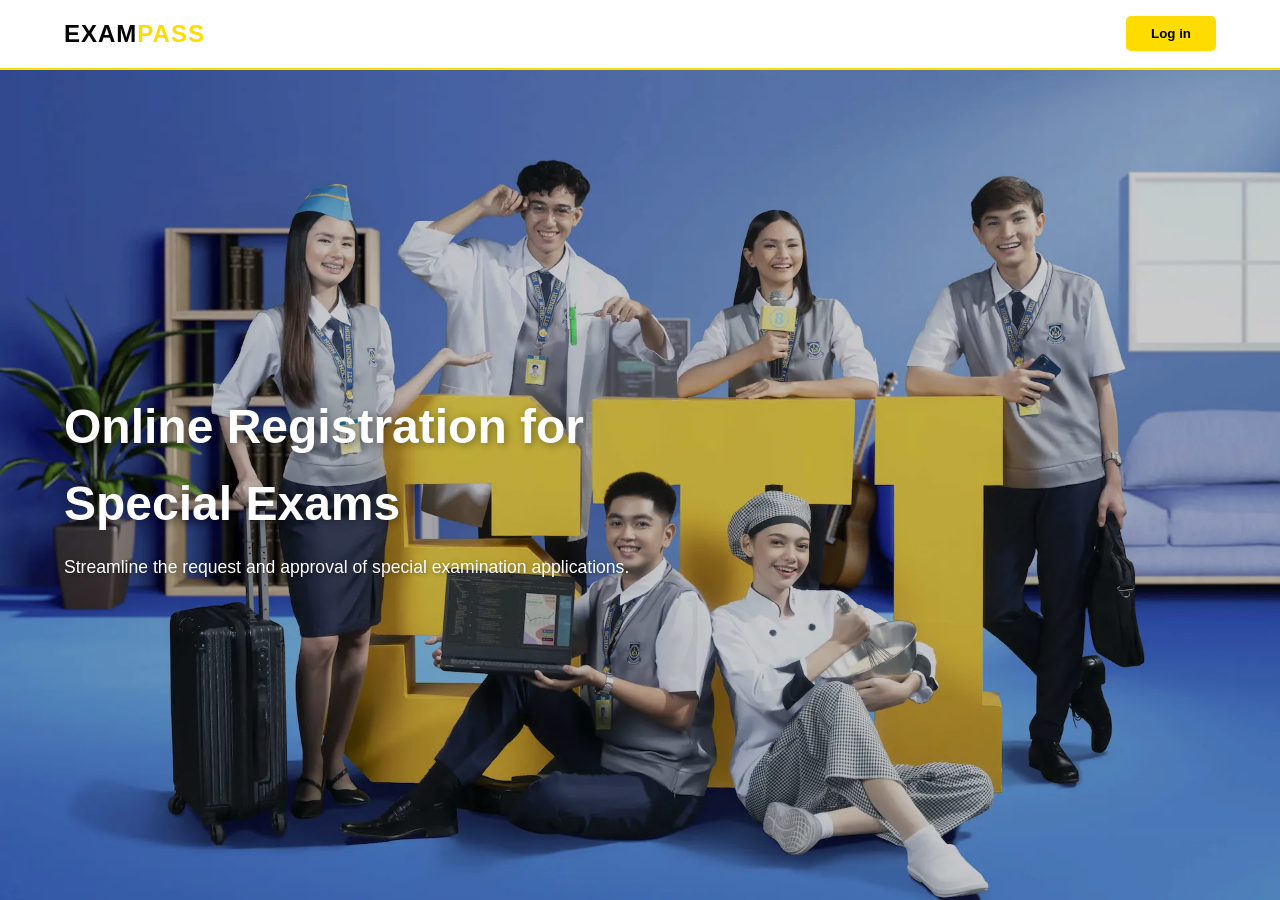
<file: index.html>
<!DOCTYPE html>
<html lang="en">
<head>
    <meta charset="UTF-8">
    <meta name="viewport" content="width=device-width, initial-scale=1.0">
    <title>ExamPass | Special Exam Management System</title>
    <link rel="stylesheet" href="landing-page.css">
    <link rel="stylesheet" href="https://cdnjs.cloudflare.com/ajax/libs/font-awesome/6.4.0/css/all.min.css">
</head>
<body>

   <nav class="navbar">
    <div class="nav-container">
        <div class="logo"><span class="text-black">EXAM</span><span class="highlight-yellow">PASS</span></div>
        
        <div class="nav-actions">
            <button class="login-btn-nav" id="openLoginModal">Log in</button>
        </div>
    </div>
</nav>

<header class="hero-full">
    <div class="hero-overlay">
        <div class="hero-content">
            <h1>Online Registration for Special Exams</h1>
            <p>Streamline the request and approval of special examination applications.</p>
            </div>
    </div>
</header>

  <div class="modal hidden" id="loginModal">
    <div class="modal-content login-modal">
        <button class="close-modal-btn" id="closeLoginModal">&times;</button>
        
        <div class="modal-selection-centered">
         
            <p class="section-title">Select your portal to continue:</p>
            
            <div class="user-btn-grid">
                <a href="student-dashboard.html" class="user-login-link"><button class="btn-user student">Student Login</button></a>
                <a href="teacher-dashboard.html" class="user-login-link"><button class="btn-user teacher">Teacher Login</button></a>
                <a href="program-head-dashboard.html" class="user-login-link"><button class="btn-user program-head">Program Head</button></a>
                <a href="#" class="user-login-link"><button class="btn-user registrar">Registrar</button></a>
                <a href="#" class="user-login-link"><button class="btn-user cashier">Cashier</button></a>
                <a href="admin-dashboard" class="user-login-link"><button class="btn-user admin">Admin login</button></a>
            </div>
        </div>
    </div>
</div>

    <script src="landing-page.js"></script>
</body>
</html>
</file>
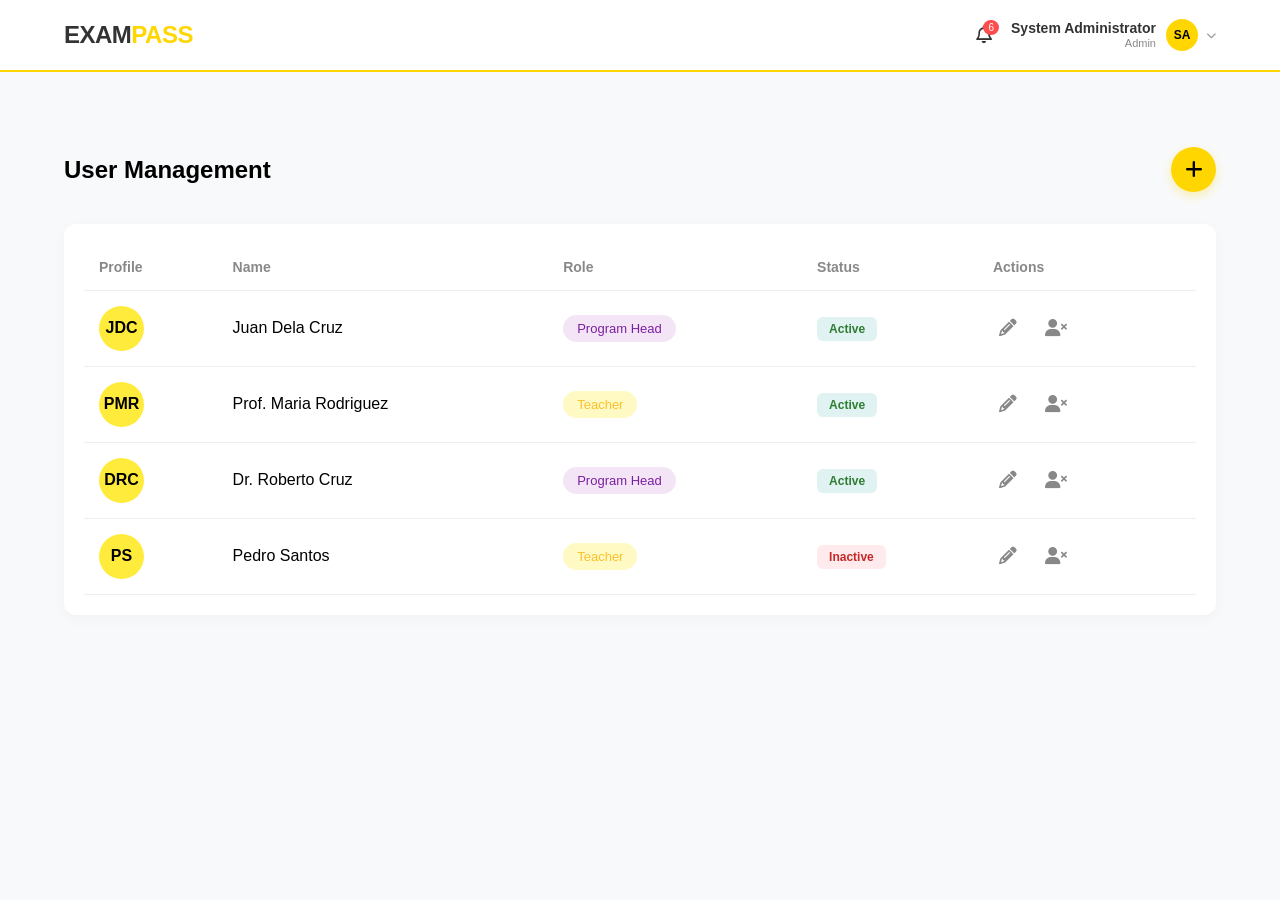
<file: admin-dashboard.html>
<!DOCTYPE html>
<html lang="en">
<head>
    <meta charset="UTF-8">
    <meta name="viewport" content="width=device-width, initial-scale=1.0">
    <title>EXAMPASS | Admin Dashboard</title>
    <link rel="stylesheet" href="admin-dashboard.css">
    <link rel="stylesheet" href="https://cdnjs.cloudflare.com/ajax/libs/font-awesome/6.4.0/css/all.min.css">
</head>
<body>

    <nav class="navbar">
        <div class="nav-left">
            <h1 class="logo">EXAM<span>PASS</span></h1>
        </div>
        <div class="nav-right">
            <div class="notif-container">
                <div class="notif-bell" id="notifBell">
                    <i class="fa-regular fa-bell"></i>
                    <span class="notif-badge">6</span>
                </div>
                <div class="dropdown-menu notif-dropdown" id="notifDropdown">
                    <div class="notif-header">
                        Notifications
                        <div style="font-weight: normal; font-size: 12px;">0 new notifications</div>
                    </div>
                    <div class="notif-body">
                        <i class="fa-regular fa-bell-slash"></i>
                        No new notifications
                    </div>
                </div>
            </div>

            <div class="user-profile-wrapper">
               <div class="user-profile" id="userProfileTrigger">
    <div class="user-info">
        <span class="user-name">System Administrator</span>
        <span class="user-role-label">Admin</span>
    </div>
    <div class="user-avatar-group">
        <div class="user-avatar">SA</div>
        <i class="fa-solid fa-chevron-down"></i>
    </div>
</div>
                <div class="dropdown-menu user-dropdown" id="userDropdown">
                    <div class="dropdown-item"><i class="fa-solid fa-gear"></i> Settings</div>
                    <div class="dropdown-item" onclick="logout()"><i class="fa-solid fa-right-from-bracket"></i> Sign Out</div>
                </div>
            </div>
        </div>
    </nav>

    <main class="content-area">
        <div class="management-header">
            <h2>User Management</h2>
            <button class="add-user-btn" onclick="openAddUser()"><i class="fa-solid fa-plus"></i></button>
        </div>

        <div class="table-card">
            <table class="user-table">
                <thead>
                    <tr>
                        <th>Profile</th>
                        <th>Name</th>
                        <th>Role</th>
                        <th>Status</th>
                        <th>Actions</th>
                    </tr>
                </thead>
                <tbody id="userTableBody"></tbody>
            </table>
        </div>
    </main>

    <div id="addModal" class="modal hidden">
    <div class="modal-content edit-card">
        <h3>Add New User</h3>
        <div class="form-group">
            <label>Full Name</label>
            <input type="text" id="newName" placeholder="Enter full name">
        </div>
        <div class="form-group">
            <label>Email</label>
            <input type="email" id="newEmail" placeholder="user@365.edu.ph">
        </div>
        <div class="form-group">
            <label>Role</label>
            <select id="newRole">
                <option value="Student">Student</option>
                <option value="Teacher">Teacher</option>
                <option value="Program Head">Program Head</option>
            </select>
        </div>
        <div class="modal-actions">
            <button class="btn btn-secondary" onclick="closeModal('addModal')">Cancel</button>
            <button class="btn btn-primary" onclick="saveNewUser()">Add User</button>
        </div>
    </div>
</div>

    <div id="editModal" class="modal hidden">
        <div class="modal-content edit-card">
            <h3>Edit User Access</h3>
            <div class="form-group">
                <label>Role</label>
                <select id="editRole">
                    <option value="Teacher">Teacher</option>
                    <option value="Program Head">Program Head</option>
                    <option value="Admin">Admin</option>
                </select>
            </div>
            <div class="form-group">
                <label>Status</label>
                <select id="editStatus">
                    <option value="Active">Active</option>
                    <option value="Inactive">Inactive</option>
                </select>
            </div>
            <div class="modal-actions">
                <button class="btn btn-secondary" onclick="closeModal('editModal')">Cancel</button>
                <button class="btn btn-primary" onclick="saveUserEdit()">Save Changes</button>
            </div>
        </div>
    </div>

    <div id="deleteModal" class="modal hidden">
        <div class="modal-content delete-card">
            <div class="warning-icon"><i class="fa-solid fa-circle-exclamation"></i></div>
            <h3>Are you sure?</h3>
            <p>You are about to remove this user. This action cannot be undone.</p>
            <div class="modal-actions">
                <button class="btn btn-secondary" onclick="closeModal('deleteModal')">Cancel</button>
                <button class="btn btn-danger" onclick="confirmDelete()">Confirm</button>
            </div>
        </div>
    </div>

    <div id="detailsModal" class="modal hidden">
        <div class="modal-content">
            <h3>User Details</h3>
            <div id="userDetailsContent"></div>
            <button class="btn btn-secondary" onclick="closeModal('detailsModal')">Close</button>
        </div>
    </div>

    <script src="admin-dashboard.js"></script>
</body>
</html>
</file>
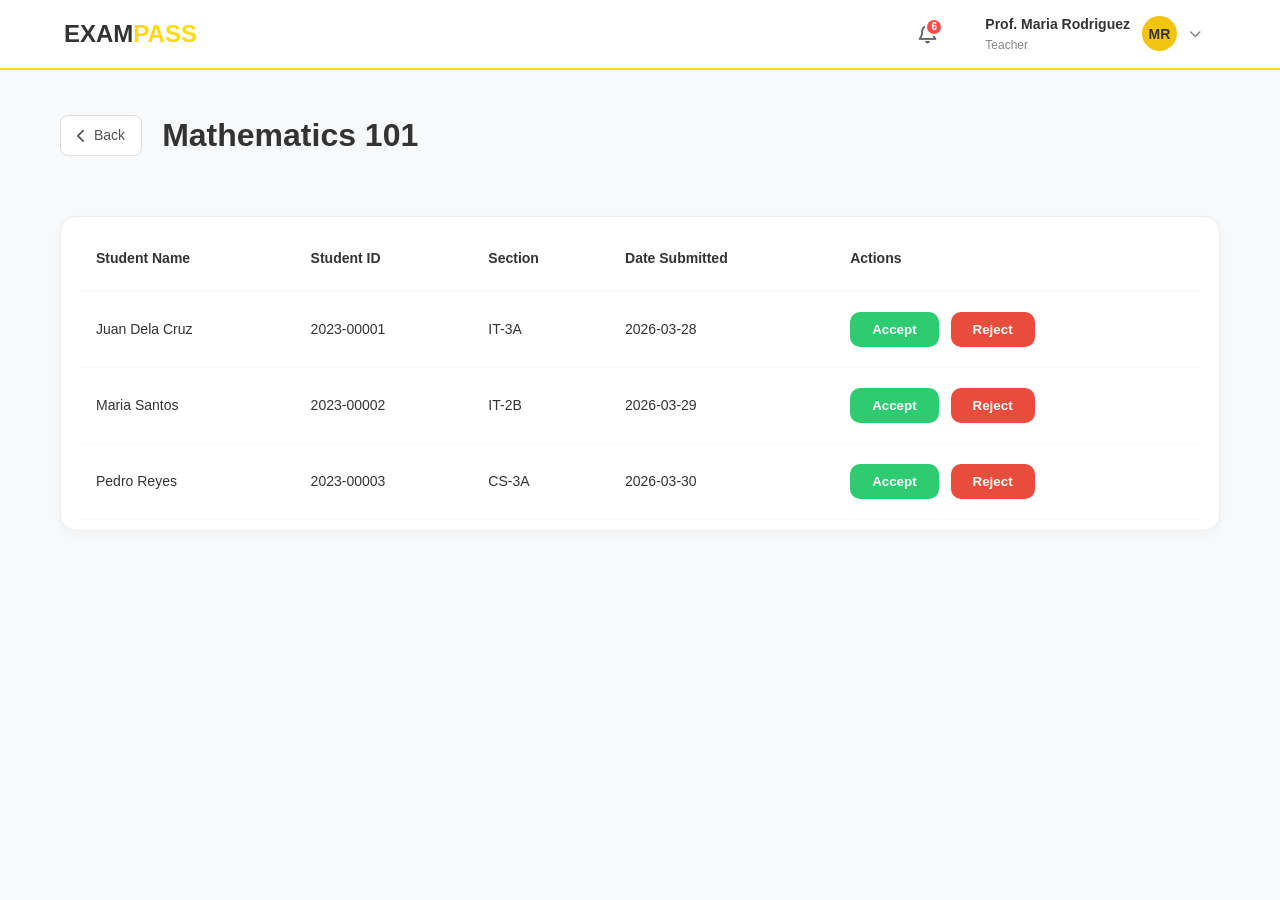
<file: math-subject.html>
<!DOCTYPE html>
<html lang="en">
<head>
    <meta charset="UTF-8">
    <meta name="viewport" content="width=device-width, initial-scale=1.0">
    <title>ExamPass | Mathematics 101</title>
    <link rel="stylesheet" href="https://cdnjs.cloudflare.com/ajax/libs/font-awesome/6.4.0/css/all.min.css">
    <link rel="stylesheet" href="student-dashboard.css"> 
    <link rel="stylesheet" href="teacher-dashboard.css">
</head>
<body>

    <nav class="navbar">
        <div class="nav-container">
            <div class="logo">Exam<span>Pass</span></div>
            <div class="nav-actions">
                <button class="notif-btn" id="notifBtn">
                    <i class="fa-regular fa-bell"></i>
                    <span class="notif-badge">6</span>
                </button>
                <div class="user-profile" id="userProfileBtn">
                    <div class="user-details">
                        <span class="user-name">Prof. Maria Rodriguez</span>
                        <span class="user-role">Teacher</span>
                    </div>
                    <div class="avatar teacher-avatar">MR</div>
                    <i class="fa-solid fa-chevron-down" style="font-size: 12px; color: #888;"></i>
                </div>
            </div>
        </div>
    </nav>

    <main class="container">
        <header class="page-header">
            <div class="header-with-back">
                <a href="teacher-dashboard.html" class="back-link">
                    <i class="fa-solid fa-chevron-left"></i> Back
                </a>
                <h1>Mathematics 101</h1>
            </div>
        </header>

        <div class="card table-card">
            <table class="app-table">
                <thead>
                    <tr>
                        <th>Student Name</th>
                        <th>Student ID</th>
                        <th>Section</th>
                        <th>Date Submitted</th>
                        <th>Actions</th>
                    </tr>
                </thead>
                <tbody>
                    <tr class="student-row">
                        <td class="font-bold">Juan Dela Cruz</td>
                        <td class="text-muted">2023-00001</td>
                        <td class="text-muted">IT-3A</td>
                        <td class="text-muted">2026-03-28</td>
                        <td>
                            <div class="action-group">
                                <button class="btn-accept">Accept</button>
                                <button class="btn-reject">Reject</button>
                            </div>
                        </td>
                    </tr>
                    <tr class="student-row">
                        <td class="font-bold">Maria Santos</td>
                        <td class="text-muted">2023-00002</td>
                        <td class="text-muted">IT-2B</td>
                        <td class="text-muted">2026-03-29</td>
                        <td>
                            <div class="action-group">
                                <button class="btn-accept">Accept</button>
                                <button class="btn-reject">Reject</button>
                            </div>
                        </td>
                    </tr>
                    <tr class="student-row">
                        <td class="font-bold">Pedro Reyes</td>
                        <td class="text-muted">2023-00003</td>
                        <td class="text-muted">CS-3A</td>
                        <td class="text-muted">2026-03-30</td>
                        <td>
                            <div class="action-group">
                                <button class="btn-accept">Accept</button>
                                <button class="btn-reject">Reject</button>
                            </div>
                        </td>
                    </tr>
                </tbody>
            </table>
        </div>
    </main>

    <div class="modal hidden" id="rejectModal">
        <div class="modal-content">
            <h3>Reason for Rejection</h3>
            <p>Please provide a reason why this application is being rejected.</p>
            <textarea placeholder="Type reason here..."></textarea>
            <div class="modal-btns">
                <button class="btn-cancel" id="closeModal">Cancel</button>
                <button class="btn-confirm-reject">Submit Reject</button>
            </div>
        </div>
    </div>
<script src="teacher-dashboard.js"></script>
</body>
</html>
</file>
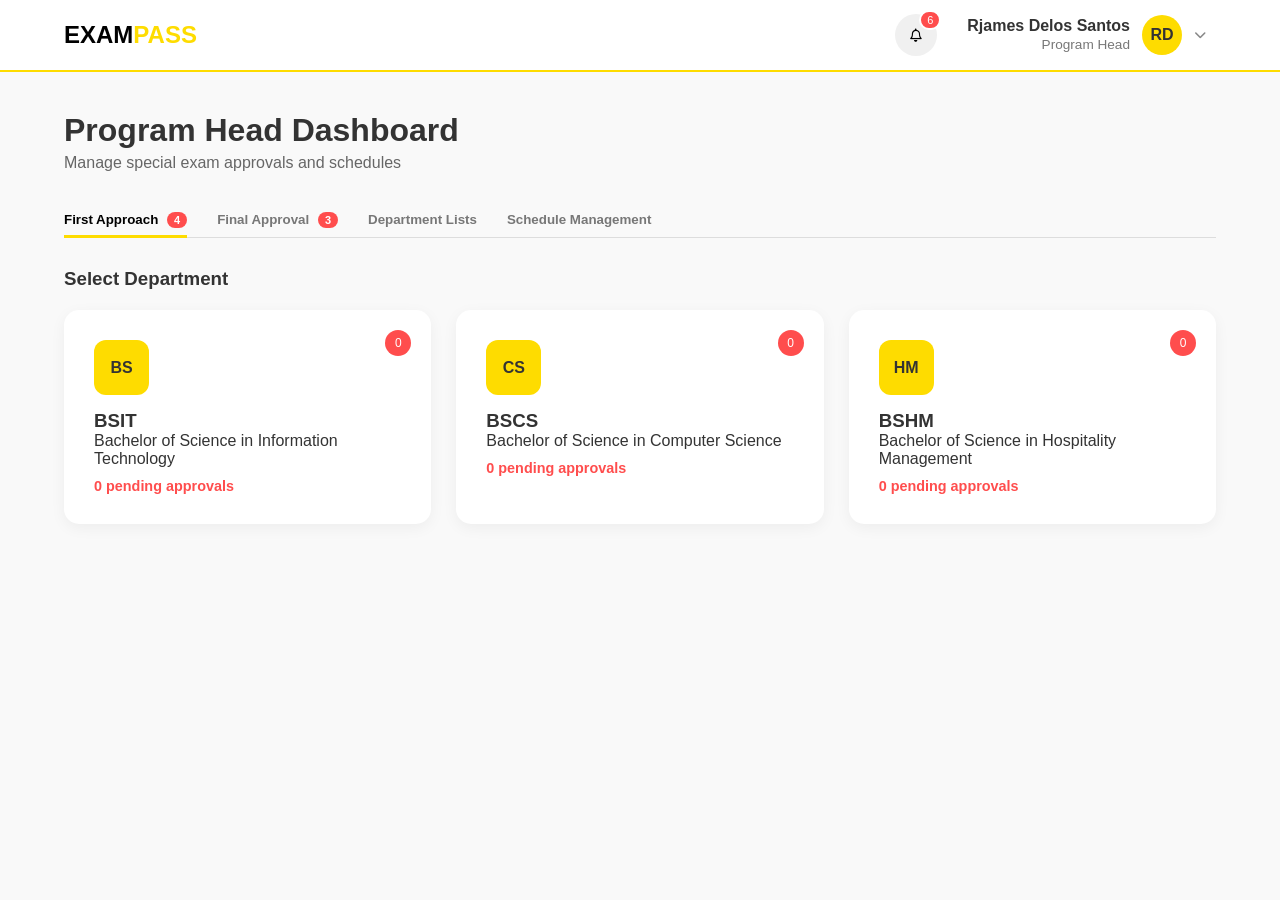
<file: program-head-dashboard.html>
<!DOCTYPE html>
<html lang="en">
<head>
    <meta charset="UTF-8">
    <meta name="viewport" content="width=device-width, initial-scale=1.0">
    <title>ExamPass | Program Head</title>
    <link rel="stylesheet" href="https://cdnjs.cloudflare.com/ajax/libs/font-awesome/6.4.0/css/all.min.css">
    <link rel="stylesheet" href="program-head-dashboard.css">
    <script src="https://cdn.sheetjs.com/xlsx-latest/package/dist/xlsx.full.min.js"></script>
</head>
<body>
    <nav class="navbar">
        <div class="nav-container">
            <div class="logo">
                <span class="logo-text">EXAM<span class="highlight">PASS</span></span>
            </div>
            <div class="nav-actions">
                <button class="notif-btn" onclick="toggleNotifs()">
                    <i class="fa-regular fa-bell"></i>
                    <span class="notif-badge">6</span>
                </button>
                
                <div id="notifDropdown" class="notif-dropdown hidden">
                    <div class="notif-header">
                        <h3>Notifications</h3>
                        <p>6 new notifications</p>
                    </div>
                    <div class="notif-list">
                        <div class="notif-item">
                            <div class="notif-icon first-app"><i class="fa-regular fa-clipboard"></i></div>
                            <div class="notif-info">
                                <strong>First Approval Request</strong>
                                <p>Juan Dela Cruz - Mathematics 101</p>
                                <span>30 mins ago</span>
                            </div>
                        </div>
                    </div>
                    <div class="notif-footer"><a href="#">View all</a></div>
                </div>

                 <div class="user-profile" id="userProfileBtn">
                    <div class="user-details">
                        <span class="user-name">Rjames Delos Santos</span>
                        <span class="user-role">Program Head</span>
                    </div>
                    <div class="avatar teacher-avatar">RD</div>
                    <i class="fa-solid fa-chevron-down" style="font-size: 12px; color: #888;"></i>

                    <div class="profile-dropdown hidden" id="profileDropdown">
                        <ul>
                            <li><a href="#"><i class="fa-solid fa-gear"></i> Settings</a></li>
                            <li><a href="index.html" class="logout-link" onclick="logout()"><i class="fa-solid fa-arrow-right-from-bracket"></i> Sign Out</a></li>
                        </ul>
                    </div>
                </div>
    </nav>

    <main class="container">
        <header class="page-header">
            <h1>Program Head Dashboard</h1>
            <p class="sub-title">Manage special exam approvals and schedules</p>
        </header>

        <div class="tabs">
            <button id="tabFirst" class="tab-link active" onclick="switchTab('first')">First Approach <span class="count">4</span></button>
            <button id="tabFinal" class="tab-link" onclick="switchTab('final')">Final Approval <span class="count">3</span></button>
            <button id="tabDept" class="tab-link" onclick="switchTab('dept')">Department Lists</button>
            <button id="tabSched" class="tab-link" onclick="switchTab('sched')">Schedule Management</button>
        </div>

        <section id="deptGrid">
            <h3 class="section-title">Select Department</h3>
            <div id="gridContent" class="dashboard-grid"></div>
        </section>

        <section id="appView" class="hidden">
            <div class="view-header">
                <button class="btn-back" onclick="closeDept()"><i class="fa-solid fa-arrow-left"></i> Back</button>
                <h2 id="currentDeptTitle">BSIT - Applications</h2>
            </div>
            <table class="data-table">
                <thead>
                    <tr>
                        <th>Student Name</th>
                        <th>Subject</th>
                        <th>Teacher</th>
                        <th>Date</th>
                        <th>Actions</th>
                    </tr>
                </thead>
                <tbody id="appTableBody"></tbody>
            </table>
        </section>

        <section id="termSelection" class="hidden">
            <h3 class="section-title">Select Academic Term</h3>
            <div class="dashboard-grid">
                <div class="dept-card term-card" onclick="openMasterList('Prelim')">
                    <div class="dept-icon"><i class="fa-solid fa-file-invoice"></i></div>
                    <h3>Prelim</h3>
                    <p>View completed applications for Prelims</p>
                </div>
                <div class="dept-card term-card" onclick="openMasterList('Mid-term')">
                    <div class="dept-icon"><i class="fa-solid fa-file-circle-check"></i></div>
                    <h3>Mid-term</h3>
                    <p>View completed applications for Mid-terms</p>
                </div>
                <div class="dept-card term-card" onclick="openMasterList('Pre-final')">
                    <div class="dept-icon"><i class="fa-solid fa-file-signature"></i></div>
                    <h3>Pre-final</h3>
                    <p>View completed applications for Pre-finals</p>
                </div>
                <div class="dept-card term-card" onclick="openMasterList('Finals')">
                    <div class="dept-icon"><i class="fa-solid fa-graduation-cap"></i></div>
                    <h3>Finals</h3>
                    <p>View completed applications for Finals</p>
                </div>
            </div>
        </section>
<section id="masterListView" class="hidden">
    <div class="view-header">
        <button class="btn-back" onclick="backToTerms()"><i class="fa-solid fa-arrow-left"></i> Back</button>
        <div class="header-flex">
            <div>
                <h2 id="masterListTitle">Prelim - Completed Applications</h2>
                <div class="deadline-notice danger">
                    <i class="fa-solid fa-circle-exclamation"></i>
                    <span>Deadline of submission for the list of students who will take the special exam: <strong>March 15, 2026</strong></span>
                </div>
            </div>
            <button class="btn-excel-export" onclick="exportMasterListToExcel()">
                <i class="fa-solid fa-file-excel"></i> Export All to Excel
            </button>
        </div>
    </div>

    <div class="sub-feature-tabs">
        <button class="sub-tab active" onclick="showMasterFeature('paid', this)">Paid Special Exam</button>
        <button class="sub-tab" onclick="showMasterFeature('summary', this)">Summary</button>
        <button class="sub-tab" onclick="showMasterFeature('waived', this)">Waived Fee (Valid Reason)</button>
    </div>

    <div id="featurePaid" class="feature-view">
        <table class="data-table master-table" id="paidTable">
            <thead>
                <tr>
                    <th>Date Applied</th>
                    <th>Student Name</th>
                    <th>Section</th>
                    <th>Subject / Course Title</th>
                    <th>Subject Code</th>
                    <th>Program / Strand</th>
                </tr>
            </thead>
            <tbody id="paidBody"></tbody>
        </table>
    </div>

    <div id="featureSummary" class="feature-view hidden">
        <table class="data-table" id="summaryTable">
            <thead>
                <tr>
                    <th>Subject Code</th>
                    <th>Subject / Course</th>
                    <th>Count</th>
                </tr>
            </thead>
            <tbody id="summaryBody"></tbody>
        </table>
    </div>

    <div id="featureWaived" class="feature-view hidden">
        <table class="data-table" id="waivedTable">
            <thead>
                <tr>
                    <th>Date of Application</th>
                    <th>Student Name</th>
                    <th>Section</th>
                    <th>Course/Subject Title</th>
                    <th>Course/Subject Code</th>
                    <th>Program/Strand</th>
                    <th>Reason / Message</th>
                </tr>
            </thead>
            <tbody id="waivedBody"></tbody>
        </table>
    </div>
</section>

        <section id="schedMainView" class="hidden">
            <div class="view-header-row">
                <h2 class="section-title">Schedule Management</h2>
                <button class="btn-add-sched" onclick="showAddSchedForm()">
                    <i class="fa-solid fa-plus"></i> Add Special Exam Schedule
                </button>
            </div>
            
            <div class="recent-label-bar">
                <i class="fa-solid fa-clock-rotate-left"></i>
                <span>Recent Special Examination Schedules</span>
            </div>

            <div class="table-container">
                <table class="data-table" id="recentSchedTable">
                    <thead>
                        <tr>
                            <th>Exam Date</th>
                            <th>Subject</th>
                            <th>Venue</th>
                            <th>Proctor</th>
                            <th>Status</th>
                        </tr>
                    </thead>
                    <tbody id="recentSchedBody"></tbody>
                </table>
            </div>
        </section>

        <section id="scheduleFormView" class="hidden">
            <div class="view-header">
                <button class="btn-back" onclick="backToSchedMain()"><i class="fa-solid fa-arrow-left"></i> Back</button>
                <h2>New Special Exam Schedule</h2>
            </div>
            <div class="schedule-form-card">
                <div class="form-row">
                    <div class="form-group">
                        <label><i class="fa-solid fa-calendar-days"></i> Select Examination Date</label>
                        <input type="date" id="examDate" class="form-input">
                    </div>
                    <div class="form-group">
                        <label><i class="fa-solid fa-building"></i> Venue / Room</label>
                        <input type="text" id="examVenue" class="form-input" placeholder="e.g. Comp Lab 2">
                    </div>
                </div>
                <div class="form-row">
                    <div class="form-group">
                        <label><i class="fa-solid fa-clock"></i> Start Time</label>
                        <input type="time" class="form-input">
                    </div>
                    <div class="form-group">
                        <label><i class="fa-solid fa-hourglass-end"></i> End Time</label>
                        <input type="time" class="form-input">
                    </div>
                </div>
                <div class="form-group">
                    <label><i class="fa-solid fa-users"></i> Assigned Proctor</label>
                    <select class="form-input">
                        <option>Select Teacher...</option>
                        <option>Prof. Rodriguez</option>
                        <option>Prof. Garcia</option>
                        <option>Prof. Santos</option>
                    </select>
                </div>
                <button class="btn-save-sched" onclick="saveSchedule()">
                    <i class="fa-solid fa-floppy-disk"></i> Confirm and Post Schedule
                </button>
            </div>
        </section>
    </main>

    <div id="rejectModal" class="modal-overlay hidden">
        <div class="modal-content">
            <h3>Reason for Rejection</h3>
            <textarea id="rejectReasonInput" placeholder="Type reason here..."></textarea>
            <div class="modal-actions">
                <button class="btn-cancel" onclick="closeRejectModal()">Cancel</button>
                <button class="btn-submit-reject" onclick="confirmReject()">Submit Reject</button>
            </div>
        </div>
    </div>

    <div id="detailsModal" class="modal-overlay hidden">
        <div class="modal-content detail-card">
            <h3 id="detailTitle">Schedule Details</h3>
            <div class="detail-body" id="detailBodyContent"></div>
            <div class="modal-actions">
                <button class="btn-cancel" onclick="closeDetailsModal()">Close</button>
            </div>
        </div>
    </div>

    <script src="program-head-dashboard.js"></script>


</body>
</html>
</file>
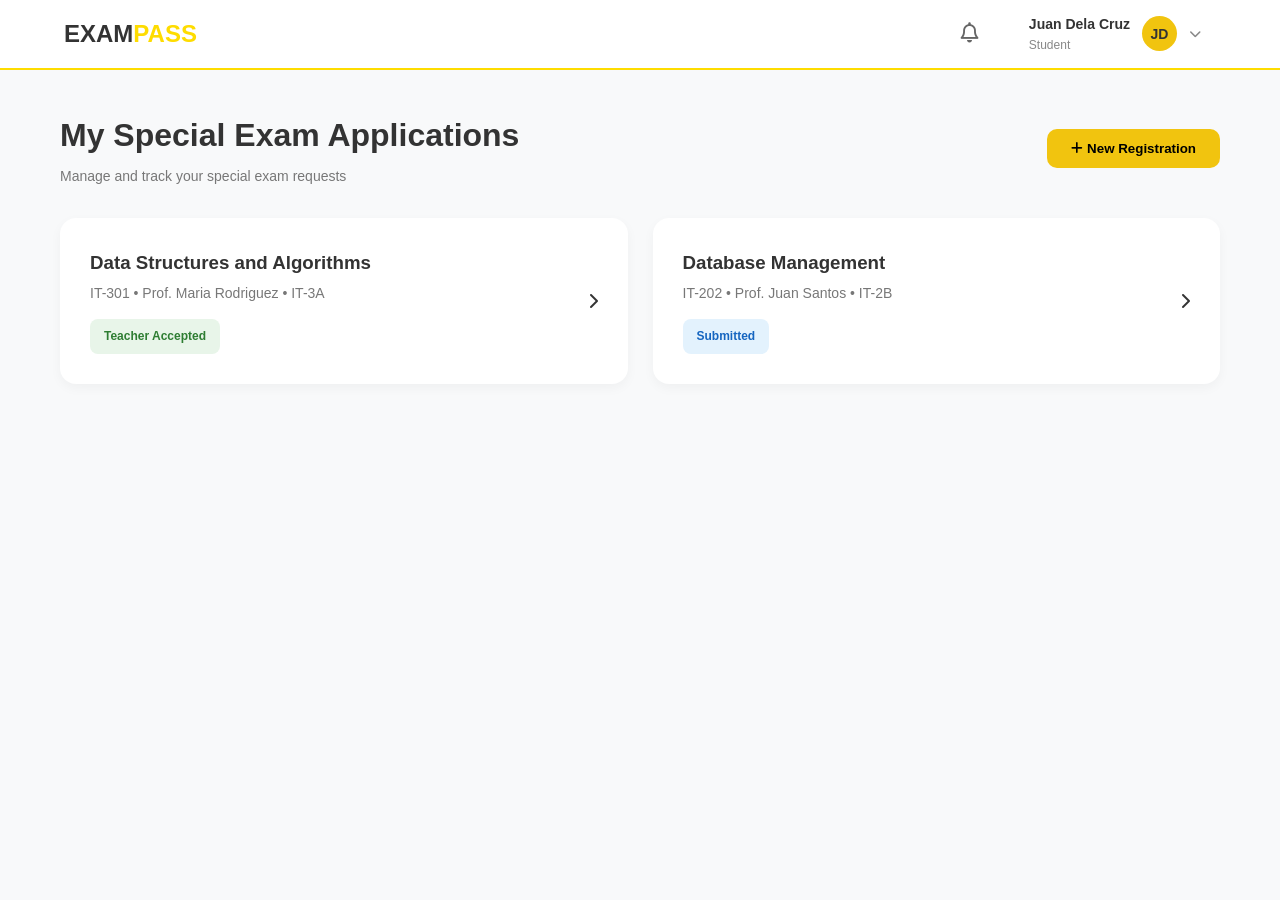
<file: student-dashboard.html>
<!DOCTYPE html>
<html lang="en">
<head>
    <meta charset="UTF-8">
    <meta name="viewport" content="width=device-width, initial-scale=1.0">
    <title>ExamPass | Student Dashboard</title>
    <link rel="stylesheet" href="https://cdnjs.cloudflare.com/ajax/libs/font-awesome/6.4.0/css/all.min.css">
    <link rel="stylesheet" href="student-dashboard.css">
    <link rel="stylesheet" href="student-registration.css">
</head>
<body>

 <nav class="navbar">
    <div class="nav-container">
        <div class="logo">Exam<span>Pass</span></div>
        
        <div class="nav-actions">
            <button class="notif-btn" id="notifBtn">
                <i class="fa-regular fa-bell"></i>
            </button>

            <div class="notif-dropdown hidden" id="notifDropdown">
                <div class="notif-header">
                    <h3>Notifications</h3>
                    <p>0 new notifications</p>
                </div>
                <div class="notif-body">
                    <div class="empty-state">
                        <i class="fa-regular fa-bell-slash"></i>
                        <p>No new notifications</p>
                    </div>
                </div>
            </div>

           <div class="user-profile" id="userProfileBtn">
    <div class="user-details">
        <span class="user-name">Juan Dela Cruz</span>
        <span class="user-role">Student</span>
    </div>
    <div class="avatar">JD</div>
    <i class="fa-solid fa-chevron-down" style="font-size: 12px; color: #888;"></i>

    <div class="profile-dropdown hidden" id="profileDropdown">
        <ul>
            <li>
                <a href="#">
                    <i class="fa-solid fa-gear"></i>
                    <span>Settings</span>
                </a>
            </li>
            <li>
                <a href="index.html" class="logout-link">
                    <i class="fa-solid fa-arrow-right-from-bracket"></i>
                    <span>Sign Out</span>
                </a>
            </li>
        </ul>
    </div>
</div>
    </div>
</nav>

    <main class="container">
        <header class="page-header">
            <div>
                <h1>My Special Exam Applications</h1>
                <p class="sub-title">Manage and track your special exam requests</p>
            </div>
            <button class="btn-primary" id="openRegModal">
                <i class="fa-solid fa-plus"></i> New Registration
            </button>
        </header>

        <div class="dashboard-grid">
            <div class="card" onclick="openProgressModal()">
                <div class="card-info">
                    <h3>Data Structures and Algorithms</h3>
                    <p class="sub-title">IT-301 • Prof. Maria Rodriguez • IT-3A</p>
                    <span class="badge badge-green">Teacher Accepted</span>
                </div>
                <i class="fa-solid fa-chevron-right"></i>
            </div>

            <div class="card">
                <div class="card-info">
                    <h3>Database Management</h3>
                    <p class="sub-title">IT-202 • Prof. Juan Santos • IT-2B</p>
                    <span class="badge badge-blue">Submitted</span>
                </div>
                <i class="fa-solid fa-chevron-right"></i>
            </div>
        </div>
    </main>

    <div id="progressModal" class="modal-overlay hidden">
        <div class="modal-box wide">
           
            <div class="modal-header">
                <div>
                    <h2>Data Structures and Algorithms</h2>
                    <p class="sub-title">IT-301 • Prof. Maria Rodriguez</p>
                  
                </div>
                   <button class="close-btn" onclick="closeModal('progressModal')">&times;</button>
            </div>

            <div class="progress-container-bg">
                <p class="stepper-title">Application Progress</p>
                <div class="pro-stepper-container">
                    <div class="step finished">
                        <span><i class="fa-solid fa-check"></i></span>
                        <p>Submitted</p>
                    </div>
                    <div class="step finished">
                        <span><i class="fa-solid fa-check"></i></span>
                        <p>Teacher Accepted</p>
                    </div>
                    <div class="step active">
                        <span>3</span>
                        <p>PH 1st Approval</p>
                    </div>
                    <div class="step locked">
                        <span>4</span>
                        <p>Payment Confirmed</p>
                    </div>
                    <div class="step locked">
                        <span>5</span>
                        <p>PH Final Approval</p>
                    </div>
                    <div class="step locked">
                        <span>6</span>
                        <p>Scheduled</p>
                    </div>
                </div>
            </div>
            <button class="btn-secondary pro-close" onclick="closeModal('progressModal')">Close</button>
        </div>
    </div>

    <div id="regModal" class="modal-overlay hidden">
        <div class="modal-box wide">
            <div class="modal-header">
                <h2>Special Exam Registration</h2>
                <button class="close-btn" id="closeReg">&times;</button>
            </div>

            <form id="registrationForm">
                <div class="form-grid">
                    <div class="form-column">
                        <h3 class="section-title">Student Information</h3>
                        
                        <label>Full Name</label>
                        <input type="text" placeholder="Enter your name" required>

                        <label>Student ID</label>
                        <input type="text" placeholder="Enter student ID" required>

                        <div class="input-row">
                            <div class="input-group">
                                <label>Course</label>
                                <input type="text" placeholder="e.g., BSIT" required>
                            </div>
                            <div class="input-group">
                                <label>Year Level</label>
                                <select>
                                    <option>1st Year</option>
                                    <option>2nd Year</option>
                                    <option>3rd Year</option>
                                    <option>4th Year</option>
                                </select>
                            </div>
                        </div>

                        <label>Subject</label>
                        <input type="text" placeholder="Enter subject name" required>

                        <div class="input-row">
                            <div class="input-group">
                                <label>Section</label>
                                <input type="text" placeholder="Enter section">
                            </div>
                            <div class="input-group">
                                <label>Teacher</label>
                                <input type="text" placeholder="Enter teacher name">
                            </div>
                        </div>
                    </div>

                    <div class="form-column">
                        <h3 class="section-title">Verification Documents</h3>
                        
                        <label>Parent/Guardian Signature</label>
                        <div class="upload-area" id="dropZone">
                            <i class="fa-solid fa-cloud-arrow-up"></i>
                            <p>Drag and drop signature image</p>
                            <span>or</span>
                            <button type="button" class="btn-browse">Browse Files</button>
                            <input type="file" id="fileInput" hidden>
                        </div>

                        <label>Parent ID + Signature Specimens</label>
                        <div class="capture-area">
                            <i class="fa-solid fa-camera"></i>
                            <p>Capture verification photo</p>
                            <span class="sub-label">Include parent ID and 3 signature specimens</span>
                            <button type="button" class="btn-capture">Capture Photo</button>
                        </div>
                    </div>
                </div>

                <div class="modal-footer">
                    <button type="button" class="btn-cancel" id="cancelReg">Cancel</button>
                    <button type="submit" class="btn-submit">Submit Application</button>
                </div>
            </form>
        </div>
           
    </div>
 
    <script src="student-dashboard.js"></script>
    <script src="student-registration.js"></script>
</body>
</html>
</file>
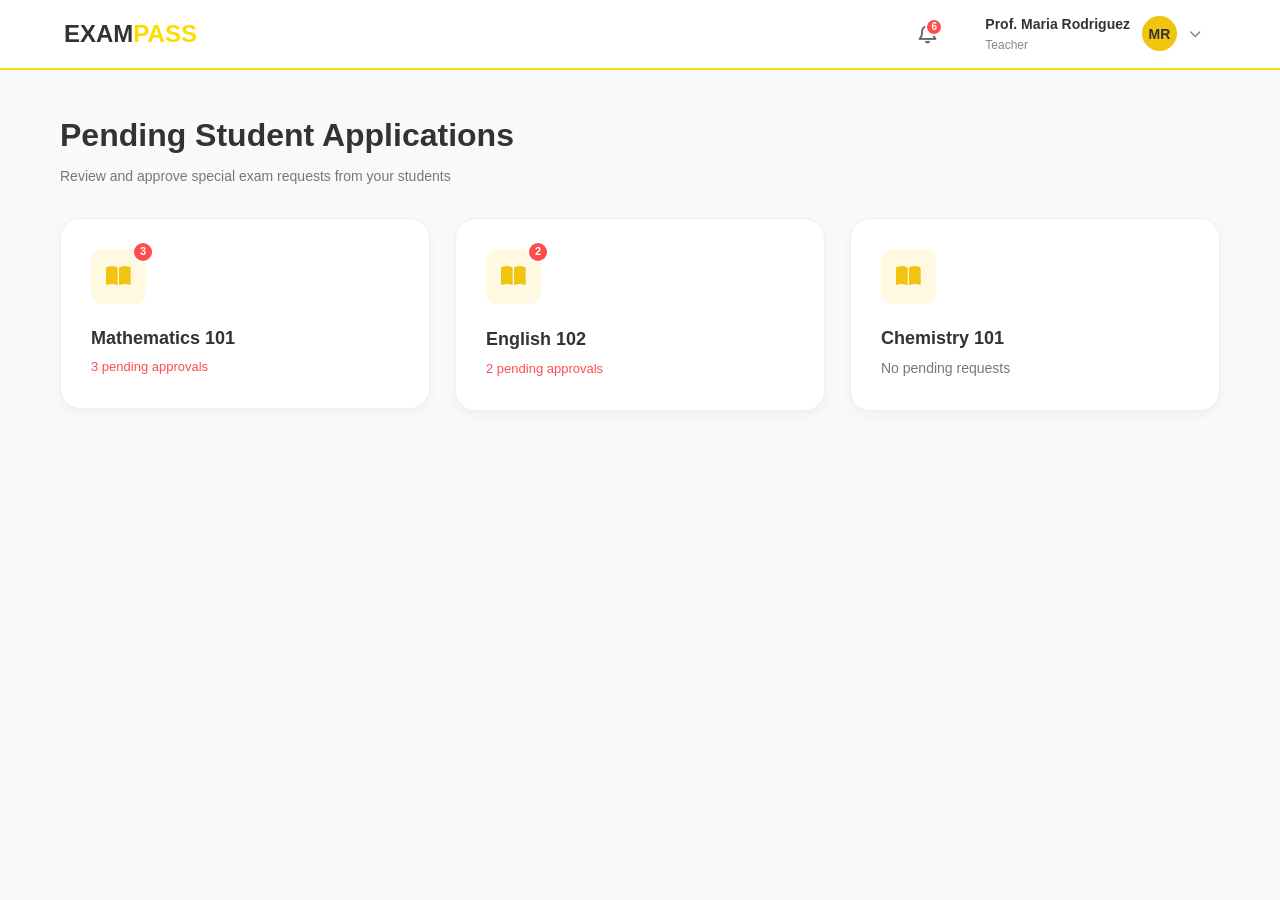
<file: teacher-dashboard.html>
<!DOCTYPE html>
<html lang="en">
<head>
    <meta charset="UTF-8">
    <meta name="viewport" content="width=device-width, initial-scale=1.0">
    <title>ExamPass | Teacher Dashboard</title>
    <link rel="stylesheet" href="https://cdnjs.cloudflare.com/ajax/libs/font-awesome/6.4.0/css/all.min.css">
    <link rel="stylesheet" href="student-dashboard.css"> 
    <link rel="stylesheet" href="teacher-dashboard.css">
</head>
<body>

    <nav class="navbar">
        <div class="nav-container">
            <div class="logo">Exam<span>Pass</span></div>
            
            <div class="nav-actions">
                
                <button class="notif-btn" id="notifBtn">
                    <i class="fa-regular fa-bell"></i>
                    <span class="notif-badge">6</span> </button>

                <div class="notif-dropdown hidden" id="notifDropdown">
                    <div class="notif-header">
                        <h3>Notifications</h3>
                        <p>6 new notifications</p>
                    </div>
                    <div class="notif-body">
                        <div class="notif-item">
                            <div class="notif-icon-bg">
                                <i class="fa-regular fa-file-lines"></i>
                            </div>
                            <div class="notif-content">
                                <h4>New Application</h4>
                                <p>Juan Dela Cruz submitted a special exam request for Mathematics 101</p>
                                <span class="notif-time">1 hour ago</span>
                            </div>
                        </div>
                        <div class="notif-item">
                            <div class="notif-icon-bg">
                                <i class="fa-regular fa-file-lines"></i>
                            </div>
                            <div class="notif-content">
                                <h4>New Application</h4>
                                <p>Maria Santos submitted a special exam request for Mathematics 101</p>
                                <span class="notif-time">3 hours ago</span>
                            </div>
                        </div>
                    </div>
                    <div class="notif-footer">
                        <a href="#">View all notifications</a>
                    </div>
                </div>

                <div class="user-profile" id="userProfileBtn">
                    <div class="user-details">
                        <span class="user-name">Prof. Maria Rodriguez</span>
                        <span class="user-role">Teacher</span>
                    </div>
                    <div class="avatar teacher-avatar">MR</div>
                    <i class="fa-solid fa-chevron-down" style="font-size: 12px; color: #888;"></i>

                    <div class="profile-dropdown hidden" id="profileDropdown">
                        <ul>
                            <li><a href="#"><i class="fa-solid fa-gear"></i> Settings</a></li>
                            <li><a href="index.html" class="logout-link" onclick="logout()"><i class="fa-solid fa-arrow-right-from-bracket"></i> Sign Out</a></li>
                        </ul>
                    </div>
                </div>

            </div>
        </div>
    </nav>

    <main class="container">
        <header class="page-header">
            <div>
                <h1>Pending Student Applications</h1>
                <p class="sub-title">Review and approve special exam requests from your students</p>
            </div>
        </header>

        <a href="math-subject.html" class="card-link">
        <div class="dashboard-grid">
            <div class="card teacher-card">
                <div class="card-icon-container">
                    <i class="fa-solid fa-book-open"></i>
                    <span class="count-badge">3</span>
                </div>
                <div class="card-info">
                    <h3 >Mathematics 101</h3>
                    <p class="pending-text">3 pending approvals</p>
                </div>
            </div>
</a>
            <div class="card teacher-card">
                <div class="card-icon-container">
                    <i class="fa-solid fa-book-open"></i>
                    <span class="count-badge">2</span>
                </div>
                <div class="card-info">
                    <h3>English 102</h3>
                    <p class="pending-text">2 pending approvals</p>
                </div>
            </div>

            <div class="card teacher-card">
                <div class="card-icon-container">
                    <i class="fa-solid fa-book-open"></i>
                </div>
                <div class="card-info">
                    <h3>Chemistry 101</h3>
                    <p class="sub-title">No pending requests</p>
                </div>
            </div>
        </div>

    </main>

    <script src="teacher-dashboard.js"></script>
</body>
</html>
</file>
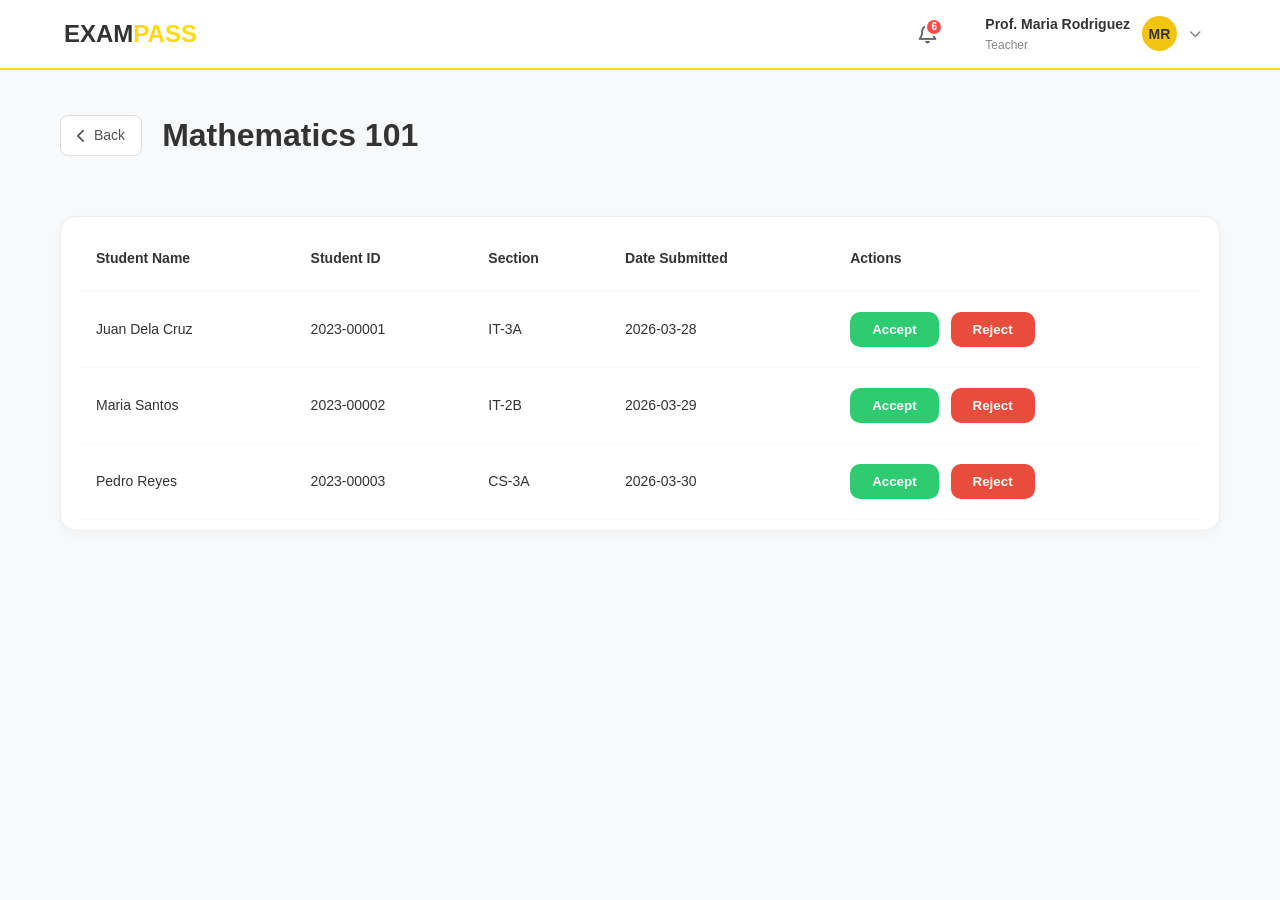
<file: teacher-math-subject.html>
<!DOCTYPE html>
<html lang="en">
<head>
    <meta charset="UTF-8">
    <meta name="viewport" content="width=device-width, initial-scale=1.0">
    <title>ExamPass | Mathematics 101</title>
    <link rel="stylesheet" href="https://cdnjs.cloudflare.com/ajax/libs/font-awesome/6.4.0/css/all.min.css">
    <link rel="stylesheet" href="student-dashboard.css"> 
    <link rel="stylesheet" href="teacher-dashboard.css">
</head>
<body>

    <nav class="navbar">
        <div class="nav-container">
            <div class="logo">Exam<span>Pass</span></div>
            <div class="nav-actions">
                <button class="notif-btn" id="notifBtn">
                    <i class="fa-regular fa-bell"></i>
                    <span class="notif-badge">6</span>
                </button>
                <div class="user-profile" id="userProfileBtn">
                    <div class="user-details">
                        <span class="user-name">Prof. Maria Rodriguez</span>
                        <span class="user-role">Teacher</span>
                    </div>
                    <div class="avatar teacher-avatar">MR</div>
                    <i class="fa-solid fa-chevron-down" style="font-size: 12px; color: #888;"></i>
                </div>
            </div>
        </div>
    </nav>

    <main class="container">
        <header class="page-header">
            <div class="header-with-back">
                <a href="index.html" class="back-link">
                    <i class="fa-solid fa-chevron-left"></i> Back
                </a>
                <h1>Mathematics 101</h1>
            </div>
        </header>

        <div class="card table-card">
            <table class="app-table">
                <thead>
                    <tr>
                        <th>Student Name</th>
                        <th>Student ID</th>
                        <th>Section</th>
                        <th>Date Submitted</th>
                        <th>Actions</th>
                    </tr>
                </thead>
                <tbody>
                    <tr class="student-row">
                        <td class="font-bold">Juan Dela Cruz</td>
                        <td class="text-muted">2023-00001</td>
                        <td class="text-muted">IT-3A</td>
                        <td class="text-muted">2026-03-28</td>
                        <td>
                            <div class="action-group">
                                <button class="btn-accept">Accept</button>
                                <button class="btn-reject">Reject</button>
                            </div>
                        </td>
                    </tr>
                    <tr class="student-row">
                        <td class="font-bold">Maria Santos</td>
                        <td class="text-muted">2023-00002</td>
                        <td class="text-muted">IT-2B</td>
                        <td class="text-muted">2026-03-29</td>
                        <td>
                            <div class="action-group">
                                <button class="btn-accept">Accept</button>
                                <button class="btn-reject">Reject</button>
                            </div>
                        </td>
                    </tr>
                    <tr class="student-row">
                        <td class="font-bold">Pedro Reyes</td>
                        <td class="text-muted">2023-00003</td>
                        <td class="text-muted">CS-3A</td>
                        <td class="text-muted">2026-03-30</td>
                        <td>
                            <div class="action-group">
                                <button class="btn-accept">Accept</button>
                                <button class="btn-reject">Reject</button>
                            </div>
                        </td>
                    </tr>
                </tbody>
            </table>
        </div>
    </main>

    <div class="modal hidden" id="rejectModal">
        <div class="modal-content">
            <h3>Reason for Rejection</h3>
            <p>Please provide a reason why this application is being rejected.</p>
            <textarea placeholder="Type reason here..."></textarea>
            <div class="modal-btns">
                <button class="btn-cancel" id="closeModal">Cancel</button>
                <button class="btn-confirm-reject">Submit Reject</button>
            </div>
        </div>
    </div>
<script src="teacher-dashboard.js"></script>
</body>
</html>
</file>
<file: landing-page.css>
/* --- 1. GENERAL RESET & FONTS --- */
* {
    margin: 0;
    padding: 0;
    box-sizing: border-box;
    font-family: 'Segoe UI', Roboto, Helvetica, Arial, sans-serif;
}

body {
    background-color: #f8f9fa;
    color: #333;
    line-height: 1.6;
    overflow-x: hidden;
}

/* --- 2. NAVIGATION BAR --- */
.navbar {
    height: 70px;
    background: white;
    display: flex;
    justify-content: space-between;
    align-items: center;
    padding: 0 5%;
    border-bottom: 2px solid #fedc00; 
    position: sticky;
    top: 0;
    z-index: 1000;
}

.nav-container {
    display: flex;
    width: 100%;
    justify-content: space-between;
    align-items: center;
}

.logo {
    font-size: 24px;
    font-weight: 900;
    text-transform: uppercase;
    letter-spacing: 1px;
}

.text-black { color: #000000; }
.highlight-yellow { color: #fedc00; }

.login-btn-nav {
    background-color: #fedc00;
    color: #000;
    border: none;
    padding: 10px 25px;
    border-radius: 5px;
    font-weight: bold;
    cursor: pointer;
    transition: 0.3s;
}

.login-btn-nav:hover { background-color: #e6c700; }

/* --- 3. FULL SCREEN HERO --- */
.hero-full {
    background-image: url('img/sti-img.webp'); 
    background-size: cover;
    background-position: center;
    height: calc(100vh - 70px); 
    width: 100%;
    position: relative;
}

.hero-overlay {
    background: rgba(0, 0, 0, 0.2); 
    width: 100%;
    height: 100%;
    display: flex;
    align-items: center;
    padding-left: 5%;
}

.hero-content {
    max-width: 600px;
    color: white;
}

.hero-content h1 {
    font-size: 3rem;
    font-weight: 800;
    margin-bottom: 10px;
    text-shadow: 2px 2px 8px rgba(0,0,0,0.4);
}

.hero-content p {
    font-size: 1.1rem;
    text-shadow: 1px 1px 4px rgba(0,0,0,0.4);
}

/* --- 4. LOGIN MODAL (No Blur & Smaller Size) --- */
.modal {
    position: fixed;
    top: 0; left: 0;
    width: 100%; height: 100%;
    /* Darkened background but NO blur */
    background-color: rgba(0, 0, 0, 0.5); 
    display: flex;
    justify-content: center;
    align-items: center;
    z-index: 2000;
}

.modal.hidden { display: none; }

.modal-content {
    background: white;
    width: 90%;
    /* Reduced width to make it feel smaller */
    max-width: 420px; 
    border-radius: 12px;
    position: relative;
    padding: 30px;
    text-align: left; /* Aligned left like your screenshot */
    box-shadow: 0 15px 35px rgba(0,0,0,0.3);
}

.close-modal-btn {
    position: absolute;
    top: 15px; right: 20px;
    font-size: 24px;
    border: none;
    background: none;
    cursor: pointer;
    color: #bbb;
}

.modal-title {
    color: #004c97;
    margin-bottom: 8px;
    font-size: 20px;
    font-weight: 700;
}

.section-title {
    font-size: 13px;
    color: #777;
    margin-bottom: 20px;
}

/* --- 5. USER TYPE GRID --- */
.user-btn-grid {
    display: grid;
    grid-template-columns: 1fr 1fr; 
    gap: 10px;
}

.user-login-link { text-decoration: none; }

.btn-user {
    width: 100%;
    background-color: #fedc00; 
    color: #004c97; 
    border: none;
    padding: 12px 5px;
    border-radius: 6px;
    font-weight: bold;
    cursor: pointer;
    transition: 0.2s;
    font-size: 13px;
}

.btn-user:hover {
    background-color: #e6c700;
    transform: translateY(-1px);
}

/* Registrar, Cashier, Admin gray styling */
.btn-user.registrar, .btn-user.cashier, .btn-user.admin {
    background-color: #eee;
    color: #444;
}

.btn-user.registrar:hover, .btn-user.cashier:hover, .btn-user.admin:hover {
    background-color: #e0e0e0;
}
</file>
<file: admin-dashboard.css>
/* --- VARIABLES --- */
:root {
    --primary-yellow: #ffd600;
    --bg-light: #f8f9fa;
    --text-dark: #333;
    --border-color: #eee;
    /* Role Colors */
    --role-student: #e3f2fd; 
    --role-student-text: #1976d2;
    --role-teacher: #fff9c4; 
    --role-teacher-text: #fbc02d;
    --role-ph: #f3e5f5; 
    --role-ph-text: #7b1fa2;
    --role-reg: #e8f5e9; 
    --role-reg-text: #388e3c;
    --role-admin: #fff59d; 
    --role-admin-text: #fbc02d;
}

/* --- BASE STYLES --- */
body { 
    font-family: 'Segoe UI', sans-serif; 
    background-color: var(--bg-light); 
    margin: 0; 
}

/* --- NAVBAR STYLING --- */
.navbar { 
    background-color: white; 
    padding: 0 5%; 
    height: 70px; /* Matched to EXAMPASS reference height */
    display: flex; 
    justify-content: space-between; 
    align-items: center;
    border-bottom: 2px solid var(--primary-yellow); 
    position: sticky;
    top: 0;
    z-index: 1000;
}

.logo {
    font-size: 24px;
    font-weight: 800; /* Extra bold branding */
    letter-spacing: -0.5px;
    text-decoration: none;
    color: var(--text-dark);
    display: flex;
    align-items: center;
}

.logo span { 
    color: var(--primary-yellow); 
}

.nav-right { 
    display: flex; 
    align-items: center; 
    gap: 20px; 
    height: 100%;
}

/* Notifications */
.notif-container {
    position: relative;
    display: flex;
    align-items: center;
}

.notif-bell { 
    cursor: pointer;
    font-size: 1.1rem;
    color: var(--text-dark);
}

.notif-badge {
    position: absolute;
    top: -5px;
    right: -8px;
    background-color: #ff4d4d;
    color: white;
    font-size: 10px;
    padding: 2px 5px;
    border-radius: 50%;
}

/* User Profile in Nav */
.user-profile {
    display: flex;
    align-items: center;
    gap: 10px;
    cursor: pointer;
}

.user-info {
    display: flex;
    flex-direction: column;
    text-align: right;
    line-height: 1.2; /* Tightened spacing between name and role */
}

.user-name {
    font-size: 14px;
    font-weight: 600;
    color: var(--text-dark);
}

.user-role-label {
    font-size: 11px;
    color: #888;
}

/* Aligning Avatar and Chevron */
.user-avatar-group {
    display: flex;
    align-items: center;
    gap: 8px;
}

.user-avatar { 
    width: 32px; /* Scaled down to match thinner navbar */
    height: 32px; 
    background-color: var(--primary-yellow); 
    border-radius: 50%; 
    display: grid; 
    place-items: center; 
    font-size: 12px;
    font-weight: bold; 
    flex-shrink: 0;
}

.fa-chevron-down {
    font-size: 10px;
    color: #999;
}

/* --- DROPDOWNS --- */
.dropdown-menu {
    position: absolute;
    top: 55px;
    right: 0;
    background-color: white;
    border-radius: 12px;
    box-shadow: 0 10px 25px rgba(0,0,0,0.1);
    z-index: 1000;
    overflow: hidden;
    display: none; 
}

.active-dropdown { 
    display: block !important; 
}

.notif-dropdown {
    width: 300px;
}

.notif-header {
    background-color: var(--primary-yellow);
    padding: 15px;
    font-weight: bold;
}

.notif-body {
    padding: 40px 20px;
    text-align: center;
    color: #999;
}

.notif-body i {
    display: block;
    font-size: 2rem;
    margin-bottom: 10px;
}

.user-dropdown {
    width: 180px;
}

.dropdown-item {
    padding: 12px 20px;
    display: flex;
    align-items: center;
    gap: 10px;
    cursor: pointer;
    transition: background 0.2s;
    font-size: 14px;
}

.dropdown-item:hover {
    background-color: #f5f5f5;
}

/* Ensure the logout item looks like a clickable button */
.dropdown-item {
    padding: 12px 20px;
    display: flex;
    align-items: center;
    gap: 10px;
    cursor: pointer; /* Makes it clear it's a link */
    transition: background 0.2s;
    font-size: 14px;
    color: var(--text-dark);
}

.dropdown-item:hover {
    background-color: #f5f5f5;
    color: #f44336; /* Optional: turn text red on hover for logout */
}

/* --- MAIN CONTENT & TABLE --- */
.content-area { 
    padding: 5%; 
}

.management-header { 
    display: flex; 
    justify-content: space-between; 
    align-items: center; 
    margin-bottom: 20px; 
}

.add-user-btn { 
    background-color: var(--primary-yellow); 
    border: none; 
    padding: 12px; 
    width: 45px;
    height: 45px;
    border-radius: 50%; 
    cursor: pointer; 
    font-size: 1.2rem; 
    box-shadow: 0 4px 10px rgba(255, 214, 0, 0.3);
    transition: transform 0.2s;
}

.add-user-btn:active {
    transform: scale(0.9);
}

.table-card { 
    background-color: white; 
    border-radius: 12px; 
    padding: 20px; 
    box-shadow: 0 4px 15px rgba(0,0,0,0.03); 
}

.user-table { 
    width: 100%; 
    border-collapse: collapse; 
}

.user-table th { 
    text-align: left; 
    color: #888; 
    padding: 15px; 
    font-size: 14px;
    border-bottom: 1px solid var(--border-color); 
}

.user-table td { 
    padding: 15px; 
    border-bottom: 1px solid var(--border-color); 
}

/* Table Components */
.profile-circle { 
    width: 45px; 
    height: 45px; 
    background-color: #ffeb3b; 
    border-radius: 50%; 
    display: grid; 
    place-items: center; 
    font-weight: bold; 
}

.name-cell {
    font-weight: 500;
    cursor: pointer;
}

.name-cell:hover {
    color: var(--role-student-text);
    text-decoration: underline;
}

/* Badges */
.role-badge { 
    padding: 6px 14px; 
    border-radius: 20px; 
    font-size: 13px; 
    font-weight: 500; 
}

.Student { background-color: var(--role-student); color: var(--role-student-text); }
.Teacher { background-color: var(--role-teacher); color: var(--role-teacher-text); }
.Program-Head { background-color: var(--role-ph); color: var(--role-ph-text); }
.Admin { background-color: var(--role-admin); color: var(--role-admin-text); }

.status-badge { 
    padding: 5px 12px; 
    border-radius: 6px; 
    font-size: 12px; 
    font-weight: bold; 
}

.active-status { background-color: #e0f2f1; color: #2e7d32; }
.inactive-status { background-color: #ffebee; color: #c62828; }

.action-btn { 
    border: none; 
    background: transparent; 
    cursor: pointer; 
    font-size: 1.1rem; 
    margin-right: 12px; 
    color: #888; 
}

.action-btn.remove:hover { 
    color: #f44336; 
}

/* --- MODAL SYSTEM --- */
.modal { 
    position: fixed; 
    inset: 0; 
    background-color: rgba(0,0,0,0.5); 
    display: flex; 
    align-items: center; 
    justify-content: center; 
    z-index: 9999; 
}

.hidden { 
    display: none !important; 
}

.modal-content { 
    background-color: white; 
    padding: 40px; 
    border-radius: 20px; 
    width: 420px; 
    text-align: center; 
    box-shadow: 0 20px 40px rgba(0,0,0,0.1);
}

/* Edit/Add Card */
.edit-card h3 {
    margin-bottom: 25px;
    font-size: 1.4rem;
}

.form-group {
    text-align: left;
    margin-bottom: 20px;
}

.form-group label {
    display: block;
    margin-bottom: 8px;
    font-size: 14px;
    color: #666;
}

.form-group select, 
.form-group input {
    width: 100%;
    padding: 10px;
    border: 1px solid #ddd;
    border-radius: 8px;
    font-size: 14px;
    box-sizing: border-box; 
}

/* Delete Card */
.warning-icon { 
    font-size: 4rem; 
    color: #ff9800; 
    margin-bottom: 20px; 
}

.delete-card h3 {
    font-size: 1.5rem;
    margin-bottom: 15px;
}

.delete-card p {
    color: #777;
    margin-bottom: 30px;
    line-height: 1.5;
}

/* Modal Buttons */
.modal-actions { 
    display: flex; 
    justify-content: center; 
    gap: 15px; 
}

.btn {
    padding: 10px 25px;
    border-radius: 8px;
    border: 1px solid #ddd;
    cursor: pointer;
    font-weight: 600;
    font-size: 14px;
    transition: all 0.2s;
}

.btn-primary { 
    background-color: var(--primary-yellow); 
    border: none; 
}

.btn-primary:hover { 
    filter: brightness(0.95);
}

.btn-secondary { 
    background-color: #f5f5f5; 
    color: #333; 
}

.btn-danger { 
    background-color: #fff; 
    border: 1px solid #ddd; 
}

.btn-danger:hover { 
    color: #f44336; 
    border-color: #f44336; 
}
</file>
<file: student-dashboard.css>
/* --- 1. GENERAL RESET --- */
* {
    margin: 0;
    padding: 0;
    box-sizing: border-box;
    font-family: 'Segoe UI', Roboto, Helvetica, Arial, sans-serif;
}

body {
    background-color: #f8f9fa;
    color: #333;
    line-height: 1.6;
}

/* --- 2. NAVIGATION BAR --- */
/* --- UNIFIED ALIGNMENT --- */

/* Align the Navbar content */

.navbar {
    background-color: #ffffff;
    height: 70px;
    display: flex;
    align-items: center;
    justify-content: space-between; /* This only works if the width is 100% */
    border-bottom: 2px solid #fedc00; /* Use the STI yellow from landing page */
    position: sticky;
    top: 0;
    z-index: 1000;
}

.nav-container {
    display: flex;
    justify-content: space-between;
    align-items: center;
    width: 100%;
    padding: 0 5%; /* Matches landing page margin */
}

/* Align the Main Body content */
.container {
    padding: 40px 5%; /* Matches the horizontal 5% of the navbar */
    max-width: 100%;  /* Ensures it doesn't shrink on large screens */
}

/* Optional: Make the ExamPass logo look like the landing page */
.logo {
    font-size: 24px;
    font-weight: 900;
    text-transform: uppercase;
}

.logo span {
    color: #fedc00; /* Yellow 'Pass' */
}

.nav-actions {
    display: flex;
    align-items: center;
    gap: 25px;
}

.notif-btn {
    background: none;
    border: none;
    font-size: 20px;
    color: #666;
    cursor: pointer;
    padding-right: 10px;
}

/* Container must be relative so the menu stays attached to it */
.user-profile {
    position: relative;
    display: flex;
    align-items: center;
    gap: 12px;
    padding: 8px 15px;
    border-radius: 50px;
    transition: background 0.2s;
    cursor: pointer;
}

.user-profile:hover {
    background: #f5f5f5;
}

/* The Dropdown Box */
.profile-dropdown {
    position: absolute;
    top: calc(100% + 10px); /* Positions it right below the profile bar */
    right: 0;
    width: 180px;
    background: white;
    border-radius: 12px;
    box-shadow: 0 10px 25px rgba(0,0,0,0.1); /* Soft shadow as seen in reference */
    z-index: 1000;
    padding: 8px 0;
    border: 1px solid #eee;
}

.profile-dropdown.hidden {
    display: none;
}

/* Menu List Styling */
.profile-dropdown ul {
    list-style: none;
    margin: 0;
    padding: 0;
}

.profile-dropdown li a {
    display: flex;
    align-items: center;
    gap: 12px;
    padding: 12px 20px;
    color: #444;
    text-decoration: none;
    font-size: 14px;
    transition: all 0.2s;
}

.profile-dropdown li a i {
    font-size: 14px;
    color: #666;
    width: 18px; /* Fixed width to keep text aligned */
}

.profile-dropdown li a:hover {
    background: #fff9e6; /* Light yellow tint on hover */
    color: #f1c40f; /* STREAM brand yellow */
}

.profile-dropdown li a:hover i {
    color: #f1c40f;
}

.avatar {
    width: 35px;
    height: 35px;
    background-color: #f1c40f;
    border-radius: 50%;
    display: flex;
    align-items: center;
    justify-content: center;
    font-weight: bold;
    font-size: 14px;
}

.user-details {
    display: flex;
    flex-direction: column;
}

.user-name {
    font-size: 14px;
    font-weight: 600;
}

.user-role {
    font-size: 12px;
    color: #888;
}
/* NOTIFICATION SYSTEM */
.nav-actions {
    position: relative; /* This ensures the dropdown anchors to the bell icon */
}

.notif-dropdown {
    position: absolute;
    top: 55px; /* Adjust based on your navbar height */
    right: 0;
    width: 320px;
    background: white;
    border-radius: 16px;
    box-shadow: 0 10px 30px rgba(0,0,0,0.15);
    z-index: 1000;
    overflow: hidden;
    transition: all 0.3s ease;
}

.notif-dropdown.hidden {
    display: none;
    opacity: 0;
    transform: translateY(-10px);
}

/* Yellow Header */
.notif-header {
    background: #f1c40f; /* STREAM Brand Yellow */
    padding: 15px 20px;
    color: #333;
}

.notif-header h3 {
    margin: 0;
    font-size: 16px;
    font-weight: 700;
}

.notif-header p {
    margin: 2px 0 0;
    font-size: 12px;
    opacity: 0.8;
}

/* Empty State Styling */
.notif-body {
    padding: 40px 20px;
    text-align: center;
}

.empty-state i {
    font-size: 40px;
    color: #ddd;
    margin-bottom: 15px;
}

.empty-state p {
    color: #888;
    font-size: 14px;
}

.menu-toggle {
    display: none; /* Hidden on Desktop */
    background: none;
    border: none;
    font-size: 24px;
}
/* --- 3. MAIN CONTENT & CARDS --- */
.container {
    max-width: 1200px;
    margin: 40px auto;
    padding: 0 20px;
}

.page-header {
    display: flex;
    justify-content: space-between;
    align-items: center;
    margin-bottom: 30px;
}

.btn-primary {
    background-color: #f1c40f;
    border: none;
    padding: 12px 24px;
    border-radius: 10px;
    font-weight: 800;
    cursor: pointer;
    transition: background 0.2s;
}

.btn-primary:hover {
    background-color: #d4ac0d;
}

.dashboard-grid {
    display: grid;
    grid-template-columns: repeat(auto-fit, minmax(320px, 1fr));
    gap: 25px;
}

.card {
    background-color: #fff;
    padding: 30px;
    border-radius: 16px;
    display: flex;
    justify-content: space-between;
    align-items: center;
    box-shadow: 0 4px 12px rgba(0,0,0,0.04);
    cursor: pointer;
    transition: transform 0.2s, box-shadow 0.2s;
}

.card:hover {
    transform: translateY(-5px);
    box-shadow: 0 8px 20px rgba(0,0,0,0.08);
}

.badge {
    display: inline-block;
    margin-top: 15px;
    padding: 8px 14px;
    border-radius: 8px;
    font-size: 12px;
    font-weight: 700;
}

.badge-green { background: #e8f5e9; color: #2e7d32; }
.badge-blue { background: #e3f2fd; color: #1565c0; }

/* --- 4. MODAL SYSTEM --- */
.modal-overlay {
    position: fixed;
    top: 0;
    left: 0;
    width: 100%;
    height: 100%;
    background-color: rgba(0, 0, 0, 0.5);
    backdrop-filter: blur(10px);
    display: flex;
    justify-content: center;
    align-items: center;
    z-index: 2000;
}

.modal-box.wide {
    max-width: 850px;
    width: 90%;
    padding: 40px;
    border-radius: 24px;
    background-color: white;
    position: relative;
    box-shadow: 0 20px 50px rgba(0,0,0,0.2);
}

.modal-header {
    display: flex;
    justify-content: space-between;
    align-items: flex-start; 
    margin-bottom: 25px;
}

.modal-header h2 {
    font-size: 28px;
    font-weight: 800;
}

.sub-title {
    font-size: 14px;
    color: #777;
    margin-top: 4px;
}

.close-btn {
    background: #f8f9fa;
    border: 1px solid #eee;
    border-radius: 10px;
    width: 40px;
    height: 40px;
    font-size: 20px;
    cursor: pointer;
    display: flex;
    align-items: center;
    justify-content: center;
    transition: all 0.2s;
}

.close-btn:hover {
    background: #eee;
    transform: rotate(90deg);
}

/* --- 5. PROGRESS STEPPER --- */
.progress-container-bg {
    background-color: #fefdf5;
    padding: 40px 30px;
    border-radius: 20px;
    margin: 30px 0;
}

.stepper-title {
    font-weight: 700;
    margin-bottom: 35px;
    font-size: 16px;
}

.pro-stepper-container {
    display: flex;
    justify-content: space-between;
    align-items: flex-start;
    position: relative;
}

/* Stepper Connection Lines */
.pro-stepper-container::before {
    content: "";
    position: absolute;
    top: 25px; /* Half of circle size */
    left: 50px;
    right: 50px;
    height: 4px;
    background-color: #eee;
    z-index: 1;
}

.pro-stepper-container::after {
    content: "";
    position: absolute;
    top: 25px;
    left: 50px;
    width: 40%; /* Matches progress to Step 3 */
    height: 4px;
    background-color: #f1c40f;
    z-index: 2;
}

.step {
    display: flex;
    flex-direction: column;
    align-items: center;
    width: 110px;
    position: relative;
    z-index: 10;
}

.step span {
    width: 50px;
    height: 50px;
    background-color: white;
    border: 2px solid #eee;
    border-radius: 50%;
    display: flex;
    align-items: center;
    justify-content: center;
    margin-bottom: 12px;
    font-weight: 800;
    font-size: 16px;
    transition: all 0.3s ease;
}

.step.finished span, 
.step.active span {
    background-color: #f1c40f;
    border-color: #f1c40f;
    color: #000;
}

.step.locked span {
    color: #bbb;
}

.step p {
    font-size: 12px;
    font-weight: 700;
    color: #444;
    text-align: center;
}

/* --- 6. UTILITY & BUTTONS --- */
.hidden {
    display: none !important;
}

.btn-secondary.pro-close {
    width: 100%;
    background-color: #fff;
    border: 1.5px solid #e0e0e0;
    color: #1a1a1a;
    padding: 16px;
    border-radius: 14px;
    font-weight: 700;
    cursor: pointer;
    transition: all 0.2s;
}

.btn-secondary.pro-close:hover {
    background-color: #f9f9f9;
    border-color: #ccc;
}

/* --- 7. MOBILE ADAPTATION --- */
@media (max-width: 768px) {
    .nav-actions .user-details, .notif-btn {
        display: none;
    }
    
    .navbar {
        padding: 0 20px;
    }

    .page-header {
        flex-direction: column;
        align-items: flex-start;
        gap: 15px;
    }

    .btn-primary {
        width: 100%;
    }

    .modal-box.wide {
        padding: 25px;
    }

    .pro-stepper-container::before, 
    .pro-stepper-container::after {
        display: none; /* Hide lines on mobile to avoid overlap */
    }
}
</file>
<file: teacher-dashboard.css>
/* 2. NAVIGATION & NOTIFICATION BADGE */
.notif-btn {
    position: relative; /* CRITICAL: Anchors the red badge to the bell */
    background: none;
    border: none;
    padding: 8px;
    cursor: pointer;
    display: flex;
    align-items: center;
    justify-content: center;
}

.notif-badge {
    position: absolute;
    top: 2px;
    right: 2px;
    background: #ff4d4d; /* Red notification color */
    color: white;
    font-size: 10px;
    font-weight: bold;
    min-width: 18px;
    height: 18px;
    border-radius: 50%;
    display: flex;
    align-items: center;
    justify-content: center;
    border: 2px solid white;
    z-index: 10;
}

/* 3. NOTIFICATION DROPDOWN (THE BOX) */
.notif-dropdown {
    position: absolute;
    top: 60px;
    right: 0;
    width: 340px;
    background: white;
    border-radius: 16px;
    box-shadow: 0 10px 30px rgba(0,0,0,0.15);
    z-index: 1000;
    overflow: hidden;
    border: 1px solid #eee;
}

.notif-dropdown.hidden {
    display: none;
}

.notif-header {
    background: #f1c40f; /* STREAM Yellow */
    padding: 15px 20px;
    color: #333;
    text-align: left;
}

.notif-header h3 {
    font-size: 16px;
    margin: 0;
}

.notif-header p {
    font-size: 12px;
    margin-top: 2px;
    opacity: 0.9;
}

/* 4. NOTIFICATION ITEMS (THE LIST) */
.notif-body {
    max-height: 350px;
    overflow-y: auto;
}

.notif-item {
    display: flex;
    align-items: flex-start;
    gap: 15px;
    padding: 15px 20px;
    border-bottom: 1px solid #f0f0f0;
    transition: background 0.2s;
    text-align: left; /* FIX: Prevents center alignment */
}

.notif-item:hover {
    background: #f9f9f9;
}

.notif-icon-bg {
    background: #fff9e1;
    width: 40px;
    height: 40px;
    min-width: 40px;
    border-radius: 50%;
    display: flex;
    align-items: center;
    justify-content: center;
}

.notif-icon-bg i {
    color: #f1c40f;
    font-size: 18px;
}

.notif-content {
    flex: 1;
}

.notif-content h4 {
    font-size: 14px;
    margin-bottom: 4px;
    color: #333;
}

.notif-content p {
    font-size: 12px;
    color: #666;
    margin: 0;
    line-height: 1.4;
}

.notif-time {
    display: block;
    font-size: 11px;
    color: #aaa;
    margin-top: 5px;
}

.notif-footer {
    padding: 12px;
    text-align: center;
    border-top: 1px solid #eee;
}

.notif-footer a {
    color: #f1c40f;
    text-decoration: none;
    font-size: 13px;
    font-weight: 600;
}

/* Ensure the logout item looks like a clickable button */
.logout-link {
    padding: 12px 20px;
    display: flex;
    align-items: center;
    gap: 10px;
    cursor: pointer; /* Makes it clear it's a link */
    transition: background 0.2s;
    font-size: 14px;
    color: var(--text-dark);
}

.logout-link:hover {
    background-color: #f5f5f5;
    color: #f44336; /* Optional: turn text red on hover for logout */
}

.card-link {
    text-decoration: none;
    color: inherit;
}

/* 5. TEACHER SUBJECT CARDS */
.teacher-card {
    display: flex;
    flex-direction: column; /* Stacks icon on top of text */
    align-items: flex-start;
    padding: 30px;
    background: white;
    border-radius: 20px;
    border: 1px solid #eee;
    transition: transform 0.2s;
}

.teacher-card:hover {
    transform: translateY(-5px);
}

.card-icon-container {
    position: relative;
    background: #fff9e1;
    width: 55px;
    height: 55px;
    border-radius: 12px;
    display: flex;
    align-items: center;
    justify-content: center;
    margin-bottom: 20px;
}

.card-icon-container i {
    color: #f1c40f;
    font-size: 22px;
}

.count-badge {
    position: absolute;
    top: -8px;
    right: -8px;
    background: #ff4d4d;
    color: white;
    width: 22px;
    height: 22px;
    border-radius: 50%;
    display: flex;
    align-items: center;
    justify-content: center;
    font-size: 11px;
    font-weight: bold;
    border: 2px solid white;
}

.teacher-card h3 {
    font-size: 18px;
    margin-bottom: 5px;
}

.pending-text {
    color: #ff4d4d; /* Red text for active pending tasks */
    font-size: 13px;
    font-weight: 500;
}

/* 6. PROFILE DROPDOWN */
.user-profile {
    position: relative;
    cursor: pointer;
}

.profile-dropdown {
    position: absolute;
    top: 60px;
    right: 0;
    width: 180px;
    background: white;
    border-radius: 12px;
    box-shadow: 0 10px 25px rgba(0,0,0,0.1);
    z-index: 1000;
    padding: 8px 0;
    border: 1px solid #eee;
}

.profile-dropdown.hidden {
    display: none;
}

.profile-dropdown ul {
    list-style: none;
}

.profile-dropdown li a {
    display: flex;
    align-items: center;
    gap: 12px;
    padding: 12px 20px;
    color: #444;
    text-decoration: none;
    font-size: 14px;
}

.profile-dropdown li a:hover {
    background: #fff9e6;
    color: #f1c40f;
}

.teacher-avatar {
    background: #f1c40f !important;
    color: #333 !important;
}


/* --- SUBJECT VIEW HEADER & BACK BUTTON --- */
.header-with-back {
    display: flex;
    align-items: center;
    gap: 20px;
    margin-bottom: 25px;
}

.back-link {
    text-decoration: none;
    color: #555;
    background: white;
    padding: 8px 16px;
    border-radius: 8px;
    border: 1px solid #ddd;
    font-size: 14px;
    font-weight: 500;
    display: flex;
    align-items: center;
    gap: 8px;
    transition: 0.2s;
}

.back-link:hover {
    background: #f5f5f5;
    border-color: #ccc;
}

/* --- APPLICATION TABLE CONTAINER --- */
.table-card {
    background: white;
    border-radius: 16px;
    border: 1px solid #eee;
    padding: 10px 20px;
    box-shadow: 0 4px 12px rgba(0,0,0,0.03);
}

.app-table {
    width: 100%;
    border-collapse: collapse;
}

.app-table th {
    text-align: left;
    padding: 20px 15px;
    color: #333;
    font-size: 14px;
    font-weight: 600;
    border-bottom: 2px solid #f8f9fa;
}

.app-table td {
    padding: 20px 15px;
    border-bottom: 1px solid #f8f9fa;
    font-size: 14px;
    color: #333;
}

.text-muted {
    color: #888; /* For Student ID, Section, and Date */
}

/* --- ACCEPT & REJECT BUTTONS --- */
.action-group {
    display: flex;
    gap: 12px;
}

.btn-accept {
    background: #2ecc71; /* Green color from reference */
    color: white;
    border: none;
    padding: 10px 22px;
    border-radius: 10px;
    font-weight: 600;
    cursor: pointer;
    transition: background 0.2s, transform 0.1s;
}

.btn-reject {
    background: #e74c3c; /* Red color from reference */
    color: white;
    border: none;
    padding: 10px 22px;
    border-radius: 10px;
    font-weight: 600;
    cursor: pointer;
    transition: background 0.2s, transform 0.1s;
}

.btn-accept:hover { background: #27ae60; }
.btn-reject:hover { background: #c0392b; }

.btn-accept:active, .btn-reject:active {
    transform: scale(0.96);
}

/* --- REJECT REASON MODAL --- */
.modal {
    position: fixed;
    top: 0;
    left: 0;
    width: 100%;
    height: 100%;
    background: rgba(0,0,0,0.4);
    display: flex;
    align-items: center;
    justify-content: center;
    z-index: 2000;
}

.modal-content {
    background: white;
    padding: 30px;
    border-radius: 20px;
    width: 400px;
    text-align: left;
}

.modal-content h3 {
     margin-bottom: 15px; 
    }

.modal-content textarea {
    width: 100%;
    height: 100px;
    padding: 12px;
    border-radius: 10px;
    border: 1px solid #ddd;
    margin-bottom: 20px;
    resize: none;
}
/* Styling for the Cancel Button */
.btn-cancel {
    background: #f1f2f6;
    color: #57606f;
    border: 1px solid #ced4da;
    padding: 10px 20px;
    border-radius: 8px;
    font-weight: 600;
    cursor: pointer;
    transition: 0.2s;
}

.btn-cancel:hover {
    background: #dfe4ea;
}

/* Styling for the Submit Reject Button */
.btn-confirm-reject {
    background: #e74c3c; /* Matches the Reject red */
    color: white;
    border: none;
    padding: 10px 20px;
    border-radius: 8px;
    font-weight: 600;
    cursor: pointer;
    transition: 0.2s;
}

.btn-confirm-reject:hover {
    background: #c0392b;
}

.hidden {
    display: none !important;
}
</file>
<file: program-head-dashboard.css>
/* --- Global Styles & 5% Margin --- */
* { 
    margin: 0; 
    padding: 0; 
    box-sizing: border-box; 
    font-family: 'Segoe UI', Tahoma, Geneva, Verdana, sans-serif; 
}

body { 
    background-color: #f9f9f9; 
    color: #333; 
}

.nav-container, .container {
    padding: 0 5% !important;
    width: 100%;
}

/* --- Navbar & Notifications --- */
.navbar {
    height: 72px;
    background: #fff;
    display: flex;
    align-items: center;
    border-bottom: 2px solid #fedc00;
}

.nav-container {
    display: flex;
    justify-content: space-between;
    align-items: center;
}

.nav-actions { 
    display: flex; 
    align-items: center; 
    gap: 20px; 
    position: relative; /* Anchor for dropdown */
}

.notif-btn {
    position: relative;
    background: #f0f0f0;
    border: none;
    width: 42px; 
    height: 42px;
    border-radius: 50%;
    cursor: pointer;
}

.notif-badge {
    position: absolute;
    top: -4px; 
    right: -4px;
    background: #ff4d4d;
    color: white;
    font-size: 11px;
    padding: 2px 6px;
    border-radius: 10px;
    border: 2px solid white;
}

/* Notif Dropdown */
.notif-dropdown {
    position: absolute;
    top: 60px;
    right: 0;
    width: 350px;
    background: white;
    border-radius: 15px;
    box-shadow: 0 10px 25px rgba(0,0,0,0.15);
    z-index: 3000;
    overflow: hidden;
}

.notif-header {
    background: #fedc00; 
    padding: 15px 20px;
}
.notif-header h3 { font-size: 1.1rem; margin: 0; }
.notif-header p { font-size: 0.8rem; opacity: 0.8; }

.notif-list { max-height: 400px; overflow-y: auto; }

.notif-item {
    display: flex;
    gap: 15px;
    padding: 15px 20px;
    border-bottom: 1px solid #f0f0f0;
    transition: 0.2s;
    cursor: pointer;
}
.notif-item:hover { background: #fafafa; }

.notif-icon {
    width: 40px; height: 40px;
    border-radius: 50%;
    display: flex; align-items: center; justify-content: center;
    flex-shrink: 0;
}
.first-app { background: #fff8e1; color: #ffa000; }
.final-app { background: #e8f5e9; color: #4caf50; }

.notif-info strong { display: block; font-size: 0.9rem; }
.notif-info p { font-size: 0.85rem; color: #666; margin: 3px 0; }
.notif-info span { font-size: 0.75rem; color: #999; }

.notif-footer {
    padding: 15px;
    text-align: center;
    border-top: 1px solid #f0f0f0;
}
.notif-footer a {
    color: #ffa000;
    text-decoration: none;
    font-weight: 600;
    font-size: 0.9rem;
}

/* User Profile */
/* Container for positioning */
.user-profile {
    position: relative;
    display: flex;
    align-items: center;
    gap: 12px;
    padding: 5px 10px;
    border-radius: 50px;
    transition: background 0.2s;
    cursor: pointer;
}

/* The Floating Dropdown Card */
.profile-dropdown {
    position: absolute;
    top: calc(100% + 10px); /* Space below the profile */
    right: 0;
    width: 180px;
    background: white;
    border-radius: 12px; /* Rounded corners like your image */
    box-shadow: 0 10px 25px rgba(0,0,0,0.1); /* Soft shadow */
    padding: 8px;
    z-index: 1000;
    border: 1px solid rgba(0,0,0,0.05); /* Very light border */
}

/* Hide by default */
.profile-dropdown.hidden {
    display: none;
}

/* List Styling */
.profile-dropdown ul {
    list-style: none;
    padding: 0;
    margin: 0;
}

.profile-dropdown li a {
    display: flex;
    align-items: center;
    gap: 12px;
    padding: 10px 15px;
    text-decoration: none;
    color: #444;
    font-size: 14px;
    border-radius: 8px;
    transition: background 0.2s;
}

.profile-dropdown li a:hover {
    background-color: #f8f9fa;
}

/* Icon colors */
.profile-dropdown i {
    font-size: 16px;
    color: #666;
    width: 20px; /* Keeps text aligned */
}

/* Specific red color for Sign Out if desired */
.logout-link:hover {
    color: #d32f2f !important;
}

.user-details { text-align: right; }
.user-name { font-weight: 700; display: block; }
.user-role { font-size: 0.85rem; color: #777; }
.avatar {
    background: #fedc00;
    width: 40px; height: 40px;
    border-radius: 50%;
    display: flex; align-items: center; justify-content: center;
    font-weight: bold;
}

/* --- Dashboard Header & Tabs --- */
.page-header { margin-top: 40px; }
.sub-title { color: #666; margin-top: 5px; }

.tabs { 
    display: flex; 
    gap: 30px; 
    margin: 30px 0; 
    border-bottom: 1px solid #ddd; 
}

.tab-link {
    padding: 10px 0; 
    background: none; 
    border: none; 
    cursor: pointer;
    font-weight: 600; 
    color: #777; 
    position: relative;
}

.tab-link.active { color: #000; }
.tab-link.active::after {
    content: ''; 
    position: absolute; 
    bottom: -1px; 
    left: 0;
    width: 100%; 
    height: 3px; 
    background: #fedc00;
}

.count { 
    background: #ff4d4d; 
    color: white; 
    padding: 2px 7px; 
    border-radius: 12px; 
    font-size: 11px; 
    margin-left: 5px; 
}

/* --- Dept Grid --- */
.section-title { margin-bottom: 20px; }
.dashboard-grid { 
    display: grid; 
    grid-template-columns: repeat(auto-fit, minmax(280px, 1fr)); 
    gap: 25px; 
}

.dept-card {
    background: white; 
    padding: 30px; 
    border-radius: 15px; 
    cursor: pointer;
    position: relative; 
    box-shadow: 0 4px 15px rgba(0,0,0,0.05); 
    transition: 0.3s;
}

.dept-card:hover { transform: translateY(-5px); }

.card-badge {
    position: absolute; 
    top: 20px; 
    right: 20px;
    background: #ff4d4d; 
    color: white; 
    width: 26px; 
    height: 26px;
    border-radius: 50%; 
    display: flex; 
    align-items: center; 
    justify-content: center; 
    font-size: 12px;
}

.dept-icon { 
    background: #fedc00; 
    width: 55px; 
    height: 55px; 
    border-radius: 12px; 
    display: flex; 
    align-items: center; 
    justify-content: center; 
    font-weight: 800; 
    margin-bottom: 15px; 
}

.pending-tag { 
    color: #ff4d4d; 
    font-weight: 600; 
    font-size: 0.9rem; 
    display: block; 
    margin-top: 10px; 
}

/* --- Table View --- */
.view-header { display: flex; align-items: center; margin-bottom: 25px; gap: 15px; }

.btn-back {
    background: white; 
    border: 1px solid #ddd; 
    padding: 10px 18px;
    border-radius: 8px; 
    cursor: pointer; 
    font-weight: 500;
}

.data-table { 
    width: 100%; 
    border-collapse: collapse; 
    background: white; 
    border-radius: 15px; 
    overflow: hidden; 
}

.data-table th, .data-table td { 
    padding: 20px; 
    text-align: left; 
    border-bottom: 1px solid #f0f0f0; 
}

.btn-approve { 
    background: #fedc00; 
    border: none; 
    padding: 10px 22px; 
    border-radius: 10px; 
    font-weight: bold; 
    cursor: pointer; 
}

.btn-reject { 
    background: white; 
    border: 1px solid #ccc; 
    padding: 10px 22px; 
    border-radius: 10px; 
    cursor: pointer; 
    margin-left: 8px;
}

/* --- Rejection Modal --- */
.modal-overlay {
    position: fixed; 
    top: 0; left: 0; 
    width: 100%; height: 100%;
    background: rgba(0,0,0,0.4); 
    display: flex; 
    align-items: center; 
    justify-content: center; 
    z-index: 4000;
}

.modal-content { 
    background: white; 
    padding: 35px; 
    border-radius: 25px; 
    width: 450px; 
}

.modal-content h3 { margin-bottom: 10px; }
.modal-content p { color: #666; font-size: 0.95rem; }

.modal-content textarea {
    width: 100%; 
    height: 120px; 
    margin: 20px 0; 
    padding: 15px;
    border: 1px solid #ddd; 
    border-radius: 12px; 
    resize: none; 
    font-size: 1rem;
}

.modal-actions { display: flex; gap: 15px; }

.btn-submit-reject { 
    background: #e74c3c; 
    color: white; 
    border: none; 
    padding: 12px 25px; 
    border-radius: 10px; 
    font-weight: 600; 
    cursor: pointer; 
}

.btn-cancel { 
    background: #f0f0f0; 
    border: none; 
    padding: 12px 25px; 
    border-radius: 10px; 
    cursor: pointer; 
}
/* Keep all your existing CSS and add these specific classes */

.btn-final-approve { 
    background: #2ecc71; /* Green for Final */
    color: white; 
    border: none; 
    padding: 10px 22px; 
    border-radius: 10px; 
    font-weight: bold; 
    cursor: pointer; 
}

/* =========================================
   CORE & BRANDING
   ========================================= */

/* Ensure the logo is always Black/Yellow */
.logo-text { font-size: 1.5rem; font-weight: 800; color: #000; }
.logo-text .highlight { color: #fedc00; }

/* --- Utility --- */
.hidden { display: none !important; }

.header-flex {
    display: flex;
    justify-content: space-between;
    align-items: center;
    width: 100%;
}

/* =========================================
   DEPARTMENT & TERM CARDS
   ========================================= */
.term-card .dept-icon {
    background: #f3f4f6;
    color: #34495e;
}

.term-card:hover .dept-icon {
    background: #fedc00; /* Match your brand */
    color: #000;
}

.dept-tag {
    background: #e8f0fe;
    color: #1a73e8;
    padding: 4px 8px;
    border-radius: 4px;
    font-size: 0.8rem;
    font-weight: bold;
}

/* =========================================
   MASTER LIST SUB-FEATURE TABS
   ========================================= */
.sub-feature-tabs {
    display: flex;
    gap: 10px;
    margin: 20px 0;
    border-bottom: 2px solid #eee;
    padding-bottom: 0;
}

.sub-tab {
    padding: 12px 25px;
    border: none;
    background: none;
    font-weight: 700;
    font-size: 0.85rem;
    color: #777;
    cursor: pointer;
    transition: all 0.3s ease;
    border-bottom: 3px solid transparent;
    text-transform: uppercase;
}

.sub-tab:hover {
    color: #000;
}

.sub-tab.active {
    color: #000;
    border-bottom: 3px solid #fedc00; /* Yellow accent for active sheet */
}

/* =========================================
   DEADLINE & NOTICES
   ========================================= */
.deadline-notice {
    display: flex;
    align-items: center;
    gap: 10px;
    background: #fff5f5;
    border-left: 4px solid #e74c3c;
    padding: 12px 20px;
    margin-top: 10px;
    border-radius: 8px;
    color: #c0392b;
    font-size: 0.95rem;
    box-shadow: 0 2px 8px rgba(231, 76, 60, 0.1);
}

.deadline-notice i {
    font-size: 1.1rem;
}

.deadline-notice strong {
    text-decoration: underline;
}

/* =========================================
   EXPORT & BUTTONS
   ========================================= */
.btn-excel-export {
    background: #27ae60; /* Professional Excel Green */
    color: white;
    border: none;
    padding: 12px 25px;
    border-radius: 10px;
    font-weight: 700;
    cursor: pointer;
    display: flex;
    align-items: center;
    gap: 10px;
    transition: all 0.3s ease;
    box-shadow: 0 4px 6px rgba(39, 174, 96, 0.2);
}

.btn-excel-export:hover {
    background: #219150;
    transform: translateY(-2px);
    box-shadow: 0 6px 12px rgba(39, 174, 96, 0.3);
}

/* =========================================
   SCHEDULE MANAGEMENT
   ========================================= */
.view-header-row {
    display: flex;
    justify-content: space-between;
    align-items: center;
    margin-bottom: 25px;
    padding-bottom: 15px;
    border-bottom: 1px solid #eee;
}

.btn-add-sched {
    background: #000;
    color: #fedc00;
    padding: 12px 24px;
    border-radius: 12px;
    font-weight: 700;
    border: none;
    cursor: pointer;
    display: flex;
    align-items: center;
    gap: 10px;
}

/* Label bar for Recent Schedules */
.recent-label-bar {
    display: flex;
    align-items: center;
    gap: 10px;
    background: #f8f9fa;
    padding: 10px 15px;
    border-radius: 8px 8px 0 0;
    border-bottom: 2px solid #fedc00;
    margin-top: 10px;
    color: #555;
    font-size: 0.85rem;
    font-weight: 600;
    text-transform: uppercase;
}

/* =========================================
   TABLES & BADGES
   ========================================= */
.status-badge {
    background: #e8f5e9;
    color: #2e7d32;
    padding: 6px 14px;
    border-radius: 20px;
    font-size: 0.8rem;
    font-weight: 700;
    text-transform: uppercase;
}

/* Ensure Waived Reason column looks readable */
#waivedTable td:last-child {
    font-style: italic;
    color: #555;
    max-width: 300px;
}

/* =========================================
   FORM & MODAL
   ========================================= */
.schedule-form-card {
    background: white;
    padding: 40px;
    border-radius: 20px;
    box-shadow: 0 10px 30px rgba(0,0,0,0.05);
    max-width: 800px;
    margin: 0 auto;
}

.form-row {
    display: grid;
    grid-template-columns: 1fr 1fr;
    gap: 25px;
    margin-bottom: 20px;
}

.form-input {
    width: 100%;
    padding: 14px 18px;
    border: 1.5px solid #e0e0e0;
    border-radius: 12px;
    background: #fdfdfd;
}

.form-input:focus {
    border-color: #fedc00;
    box-shadow: 0 0 0 4px rgba(254, 220, 0, 0.1);
}

.btn-save-sched {
    width: 100%;
    background: #000;
    color: #fedc00;
    padding: 18px;
    border-radius: 15px;
    font-weight: 800;
}

#waivedTable {
    width: 100%;
    border-collapse: collapse;
    table-layout: auto; /* Allows columns to adjust to the new 'Reason' text length */
}

#waivedTable th, #waivedTable td {
    padding: 12px;
    text-align: left;
    border-bottom: 1px solid #eee;
}
</file>
<file: student-registration.css>
/* REGISTRATION MODAL SPECIFIC STYLES */




/* 1. Modal Overlay & Box Base */
.modal-overlay {
    position: fixed;
    top: 0;
    left: 0;
    width: 100%;
    height: 100%;
    background: rgba(0, 0, 0, 0.6); /* Slightly darker for better focus */
    display: flex;
    justify-content: center;
    align-items: flex-start; /* Change from center to start for scrolling */
    z-index: 1000;
    overflow-y: auto; /* Enable scrolling on the overlay */
    padding: 40px 0; /* Creates the space on top and bottom */
}
.modal-overlay.hidden {
    display: none;
}

.modal-box.wide {
    background: white;
    width: 90%;
    max-width: 900px;
    padding: 40px;
    border-radius: 24px;
    position: relative;
    box-shadow: 0 10px 25px rgba(0,0,0,0.1);
    margin-bottom: 40px; /* Extra insurance for bottom spacing */
}

/* 2. Header & Close Button */
.modal-header {
    display: flex;
    justify-content: space-between;
    align-items: center;
    margin-bottom: 30px;
}

.modal-header h2 {
    font-size: 28px;
    font-weight: 800;
    color: #333;
}

.close-btn {
    background: #f5f5f5;
    border: none;
    font-size: 20px;
    width: 35px;
    height: 35px;
    border-radius: 8px;
    cursor: pointer;
    display: flex;
    align-items: center;
    justify-content: center;
    transition: 0.2s;
}

.close-btn:hover {
    background: #eee;
}

/* 3. Form Grid Layout */
.form-grid {
    display: grid;
    grid-template-columns: 1.2fr 1fr;
    gap: 40px;
    margin-top: 20px;
}

.section-title {
    font-size: 16px;
    font-weight: 700;
    margin-bottom: 20px;
    color: #444;
}

/* 4. Input & Label Styling (CRITICAL FIX) */
label {
    display: block;
    font-size: 14px;
    font-weight: 600;
    margin-bottom: 8px;
    color: #555;
}

input[type="text"], 
select {
    width: 100%;
    padding: 12px 15px;
    margin-bottom: 20px;
    border: 1.5px solid #eee;
    border-radius: 10px;
    font-size: 14px;
    background: #fff;
    transition: border-color 0.2s;
}

input[type="text"]:focus {
    outline: none;
    border-color: #f1c40f;
}

.input-row {
    display: flex;
    gap: 15px;
}

.input-group {
    flex: 1;
}

/* 5. Upload & Capture Boxes */
.upload-area, .capture-area {
    border: 2px dashed #e0e0e0;
    border-radius: 16px;
    padding: 30px;
    text-align: center;
    background: #fafafa;
    margin-bottom: 20px;
    cursor: pointer;
    transition: 0.3s;
}

.upload-area i, .capture-area i {
    font-size: 32px;
    color: #333;
    margin-bottom: 10px;
}

.upload-area p, .capture-area p {
    font-size: 14px;
    font-weight: 600;
    margin: 5px 0;
}

.upload-area span, .sub-label {
    font-size: 12px;
    color: #888;
}

.upload-area:hover, .capture-area:hover {
    border-color: #f1c40f;
    background: #fffdf5;
}

.btn-browse, .btn-capture {
    background: #f1c40f;
    border: none;
    padding: 12px 24px;
    border-radius: 10px;
    font-weight: 700;
    margin-top: 15px;
    cursor: pointer;
    font-size: 14px;
}

/* 6. Footer Buttons */
.modal-footer {
    display: flex;
    justify-content: flex-end;
    gap: 15px;
    margin-top: 35px;
    padding-top: 25px;
    border-top: 1px solid #f0f0f0;
}

.btn-cancel {
    background: #f5f5f5;
    border: none;
    padding: 12px 25px;
    border-radius: 8px;
    font-weight: 600;
    cursor: pointer;
}

.btn-submit {
    background: #333;
    color: white;
    border: none;
    padding: 12px 25px;
    border-radius: 8px;
    font-weight: 600;
    cursor: pointer;
}
</file>
